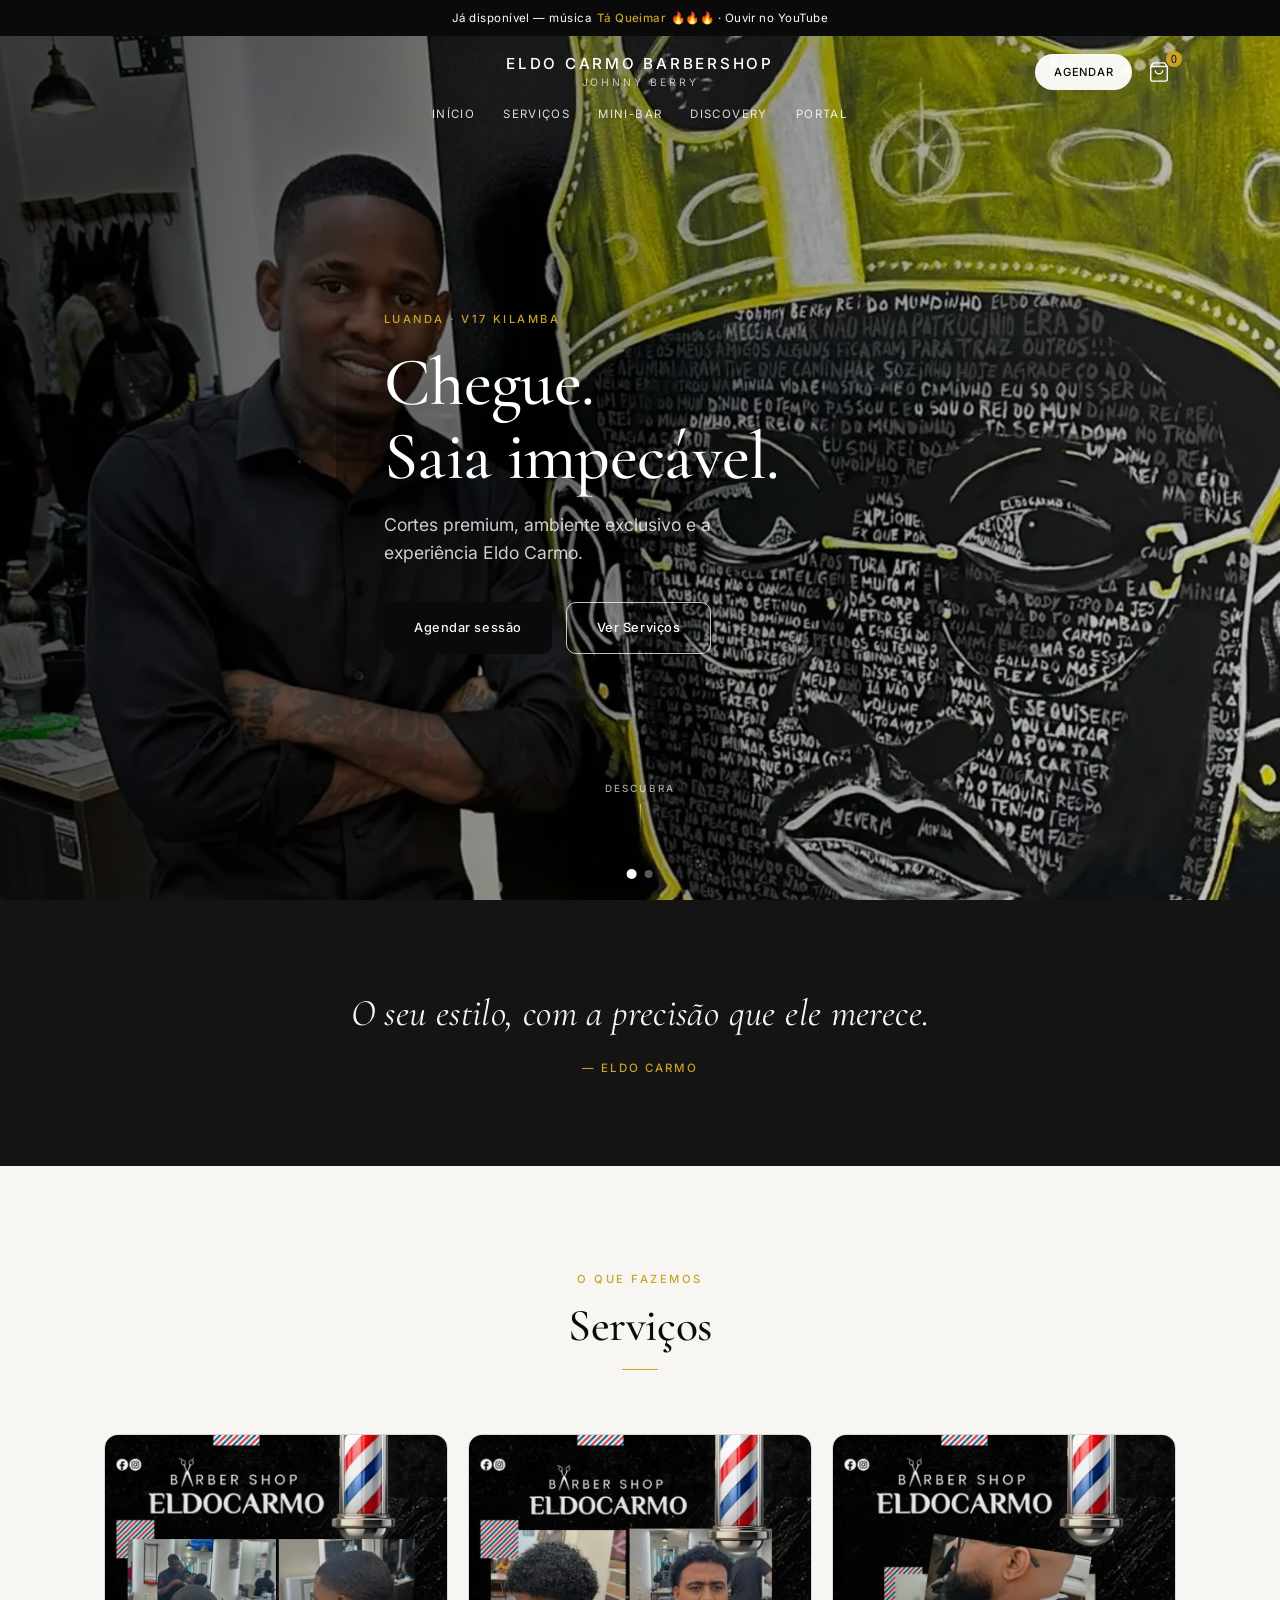
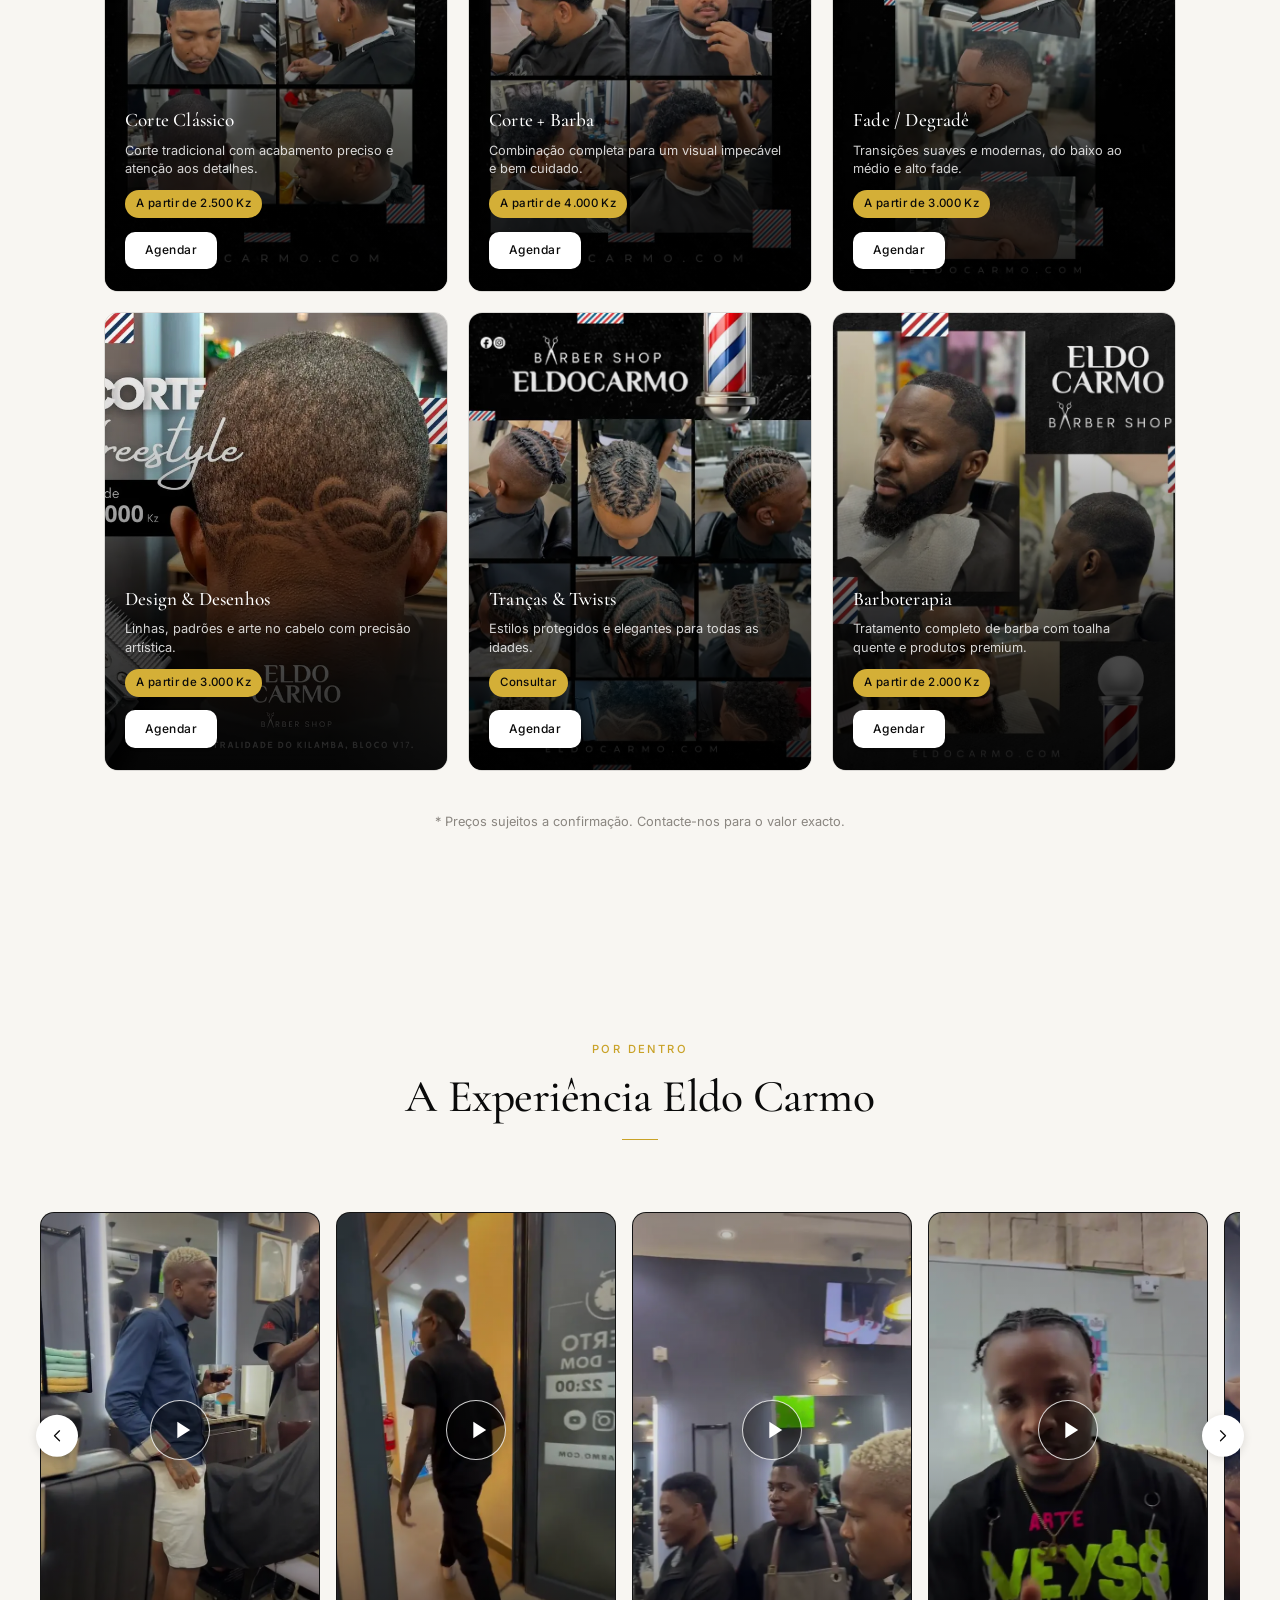
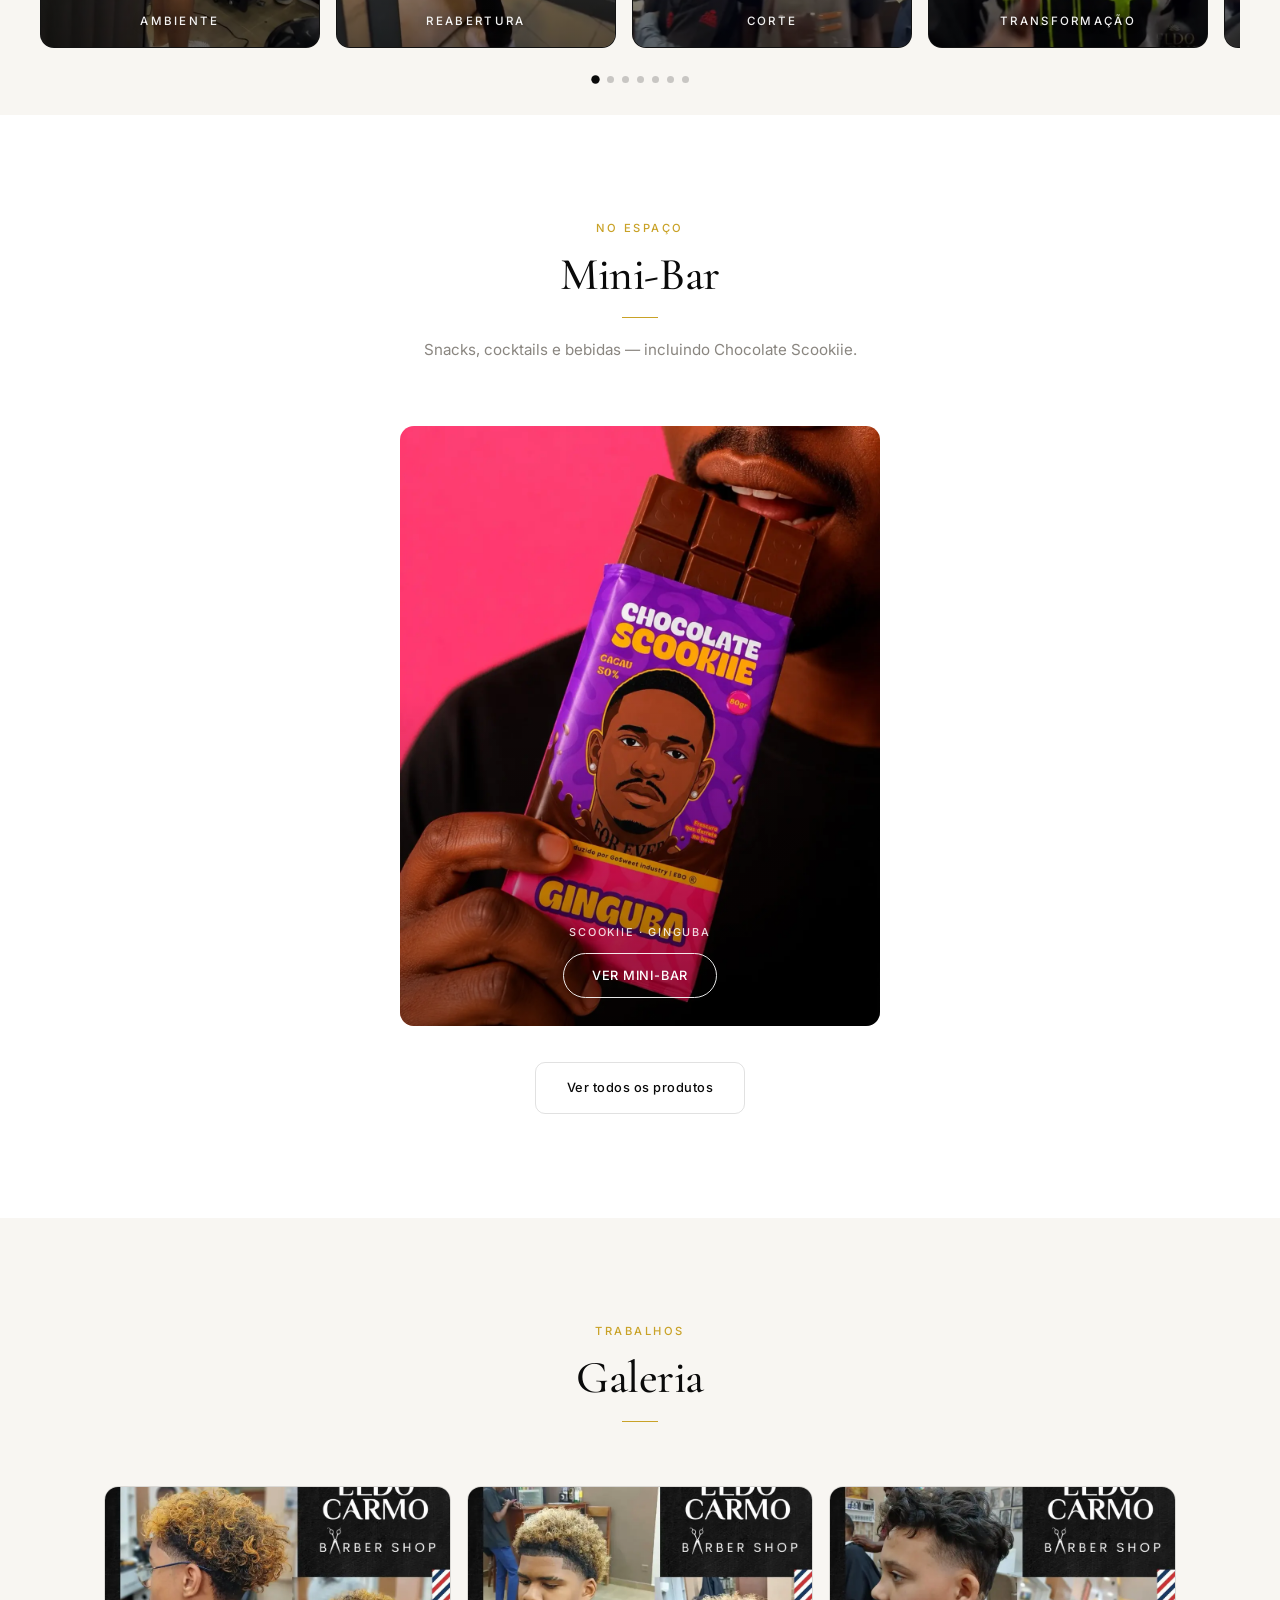
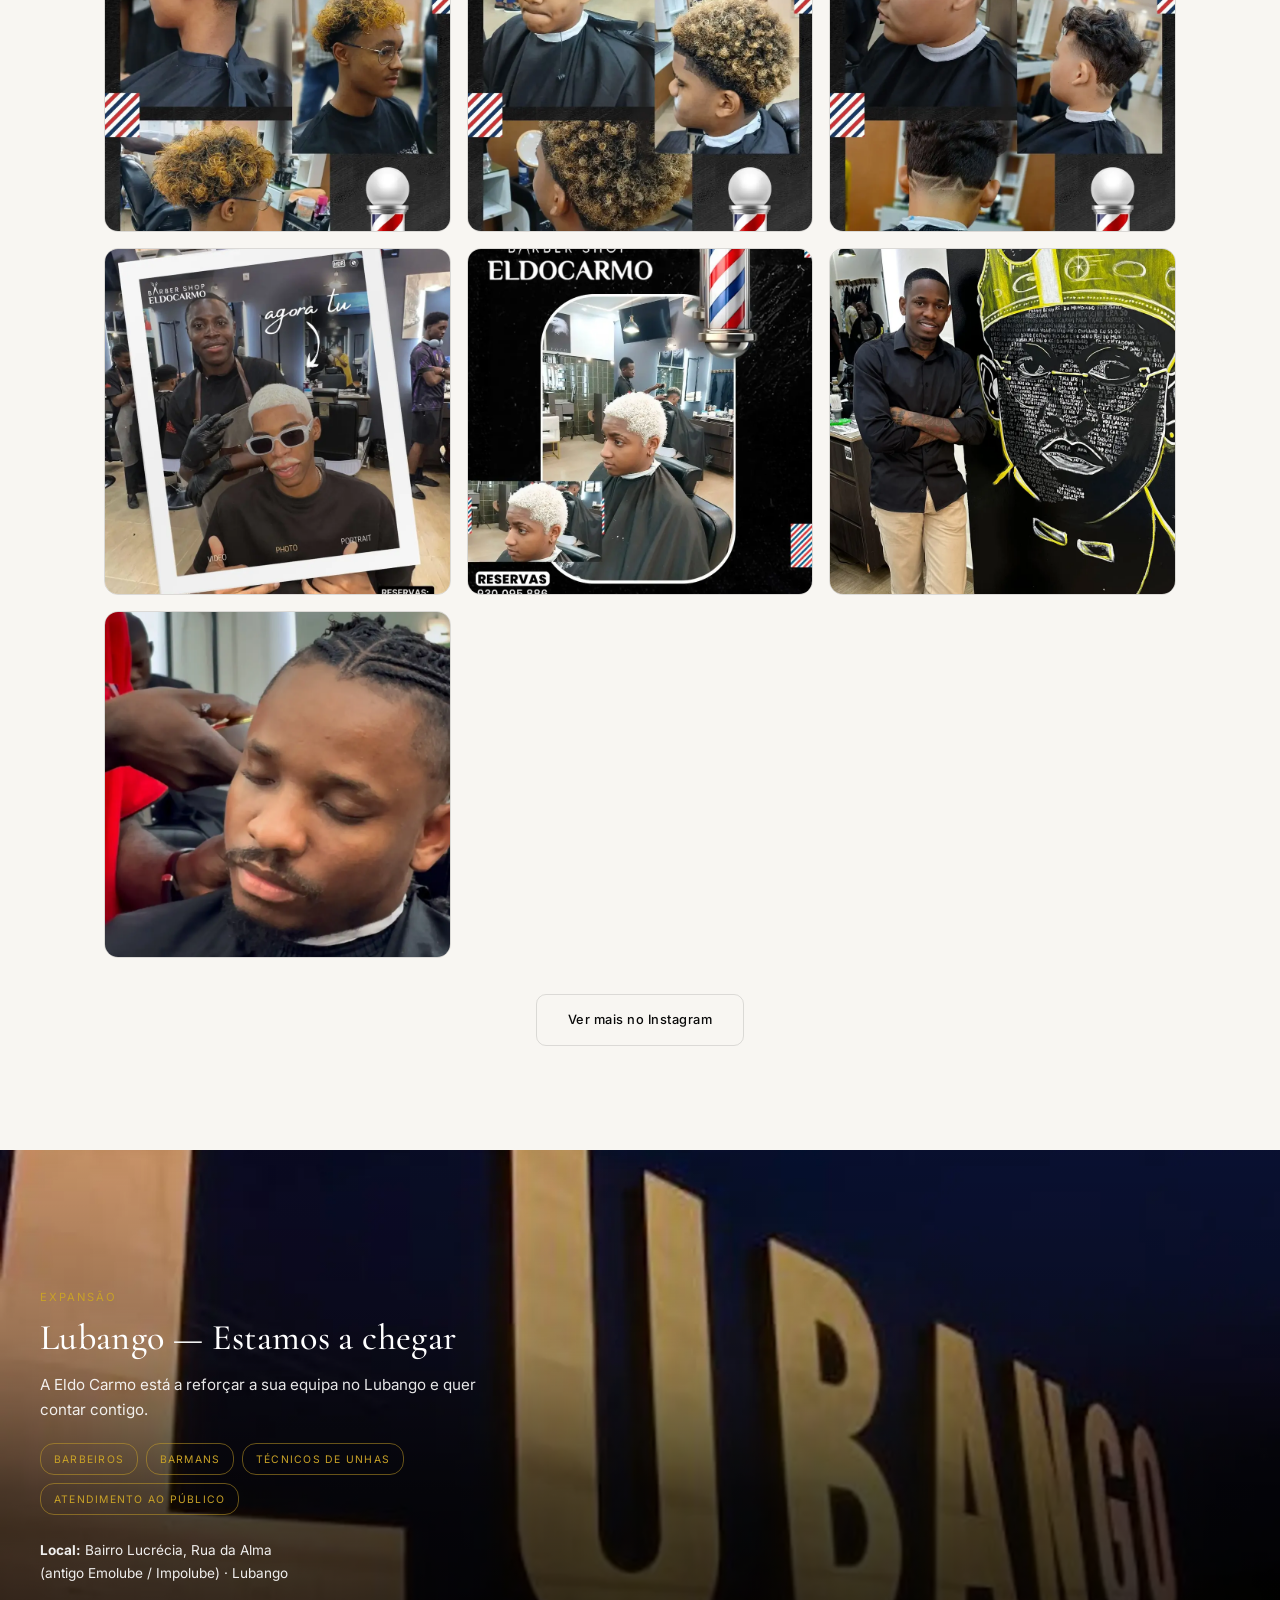
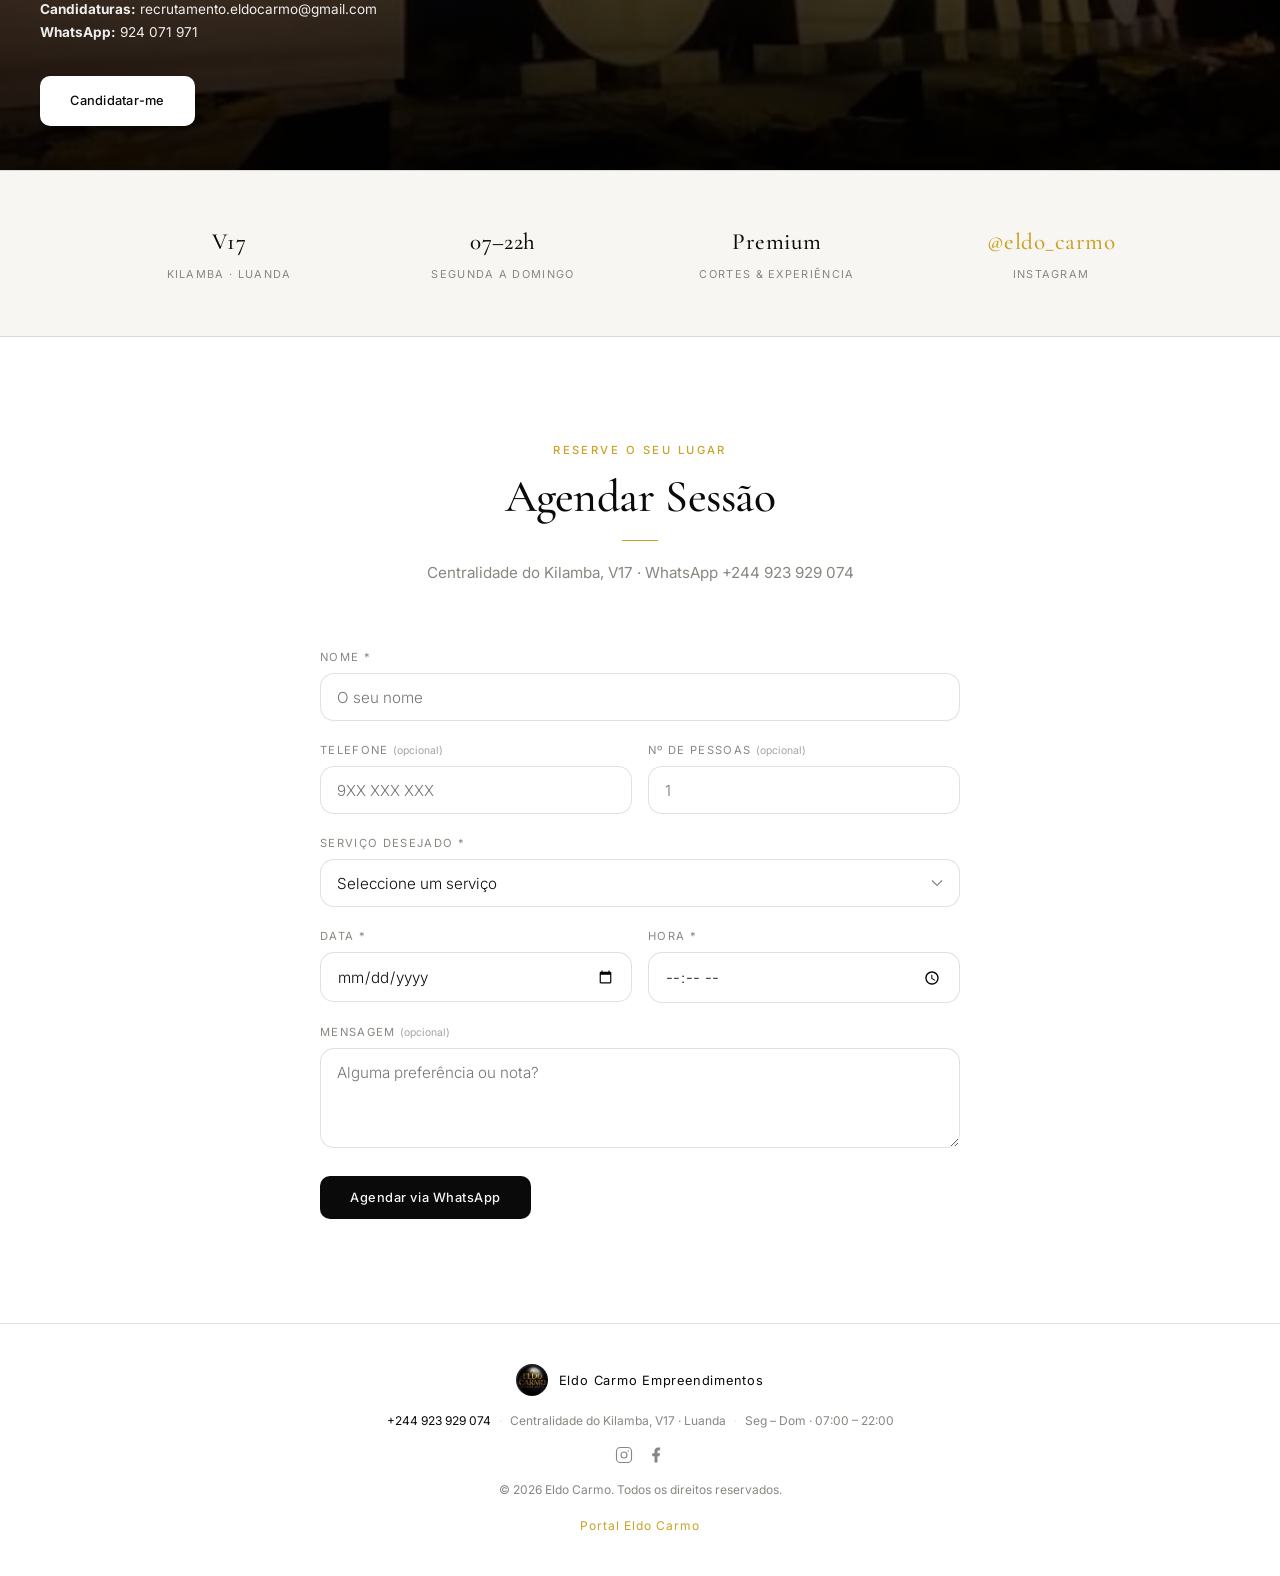
<file: barbershop/index.html>
<!DOCTYPE html>
<html lang="pt">
<head>
  <meta charset="UTF-8">
  <meta name="viewport" content="width=device-width, initial-scale=1.0">
  <meta name="description" content="Eldo Carmo Barber Shop — A melhor experiência de barbearia em Luanda. Cortes premium, mini-bar e Chocolate Scookiie.">
  <title>Eldo Carmo Barber Shop | Luanda</title>
  
  <link rel="preload" href="assets/images/hero.webp" as="image">
  <link rel="preconnect" href="https://fonts.googleapis.com">
  <link rel="preconnect" href="https://fonts.gstatic.com" crossorigin>
  <link href="https://fonts.googleapis.com/css2?family=Cormorant+Garamond:ital,wght@0,400;0,500;0,600;1,400&family=Inter:wght@300;400;500;600&display=swap" rel="stylesheet">
  <link rel="stylesheet" href="css/style.css">
  <link rel="icon" href="assets/images/eldocarmologo.webp" type="image/webp">
</head>
<body>
  <!-- ========== ANNOUNCEMENT BAR ========== -->
  <a class="announce-bar" href="https://youtu.be/6vzUPh26JZA?si=xl3FzxXKTsRD6NoC" target="_blank" rel="noopener">
    Já disponível — música <strong>Tá Queimar</strong> 🔥🔥🔥 · Ouvir no YouTube
  </a>

  <!-- ========== HEADER ========== -->
  <header class="header" id="header">
    <div class="container header__inner">
      <button class="hamburger" id="hamburger" aria-label="Menu" aria-expanded="false" type="button">
        <span class="hamburger__line"></span>
        <span class="hamburger__line"></span>
        <span class="hamburger__line"></span>
      </button>

      <a href="index.html" class="header__logo">
        <span class="header__logo-name">Eldo Carmo Barbershop</span>
        <span class="header__logo-sub">Johnny Berry</span>
      </a>

      <div class="header__actions">
        <a href="#agendar" class="btn btn--header-cta header__cta">Agendar</a>
        <button class="cart-btn" id="cart-btn" aria-label="Carrinho" type="button">
          <svg width="22" height="22" viewBox="0 0 24 24" fill="none" stroke="currentColor" stroke-width="1.5">
            <path d="M6 2L3 6v14a2 2 0 002 2h14a2 2 0 002-2V6l-3-4z"/>
            <line x1="3" y1="6" x2="21" y2="6"/>
            <path d="M16 10a4 4 0 01-8 0"/>
          </svg>
          <span class="cart-btn__count" id="cart-count">0</span>
        </button>
      </div>
    </div>

    <nav class="header__nav" aria-label="Menu principal">
      <a href="index.html" class="header__nav-link">Início</a>
      <a href="#servicos" class="header__nav-link">Serviços</a>
      <a href="minibar.html" class="header__nav-link">Mini-Bar</a>
      <div class="header__nav-item header__nav-item--discover">
        <button type="button" class="header__nav-link header__nav-discover-trigger" aria-expanded="false" aria-haspopup="true">
          Discovery
        </button>
        <div class="header__discover-dropdown" role="menu">
          <p class="header__discover-label">Johnny Berry — Tá Queimar</p>
          <ul class="header__discover-music">
            <li>
              <a href="https://youtu.be/6vzUPh26JZA?si=xl3FzxXKTsRD6NoC" target="_blank" rel="noopener" role="menuitem">
                <img src="assets/icons/youtube.webp" alt="" width="88" height="28">
                <span>YouTube</span>
              </a>
            </li>
            <li>
              <a href="https://open.spotify.com/album/7LO9kumBSe1za71O5oKOjZ?si=1&nd=1&dlsi=8021751f937340e2" target="_blank" rel="noopener" role="menuitem">
                <img src="assets/icons/spotify.webp" alt="" width="88" height="28">
                <span>Spotify</span>
              </a>
            </li>
            <li>
              <a href="https://music.apple.com/us/album/t%C3%A1-queimar-feat-young-k-varox-007-single/6788576000" target="_blank" rel="noopener" role="menuitem">
                <img src="assets/icons/apple-music.webp" alt="" width="28" height="28">
                <span>Apple Music</span>
              </a>
            </li>
            <li>
              <a href="https://www.deezer.com/us/album/1023440431" target="_blank" rel="noopener" role="menuitem">
                <img src="assets/icons/deezer.webp" alt="" width="88" height="28">
                <span>Deezer</span>
              </a>
            </li>
            <li>
              <a href="https://www.youtube.com/results?search_query=Johnny+Berry+T%C3%A1+Queimar" target="_blank" rel="noopener" role="menuitem">
                <img src="assets/icons/youtube-music.webp" alt="" width="100" height="28">
                <span>YouTube Music</span>
              </a>
            </li>
          </ul>
        </div>
      </div>
      <a href="https://eldocarmo.workersdevao.workers.dev" class="header__nav-link" target="_blank" rel="noopener">Portal</a>
    </nav>
  </header>

  <!-- ========== LEFT MENU DRAWER ========== -->
  <div class="menu-drawer" id="menu-drawer" aria-hidden="true">
    <div class="menu-drawer__overlay" id="menu-overlay"></div>
    <aside class="menu-drawer__panel" role="dialog" aria-label="Menu">
      <div class="menu-drawer__head">
        <span class="menu-drawer__brand">Eldo Carmo Barbershop</span>
        <button class="menu-drawer__close" id="menu-close" aria-label="Fechar">
          <svg width="20" height="20" viewBox="0 0 24 24" fill="none" stroke="currentColor" stroke-width="1.5">
            <line x1="18" y1="6" x2="6" y2="18"/>
            <line x1="6" y1="6" x2="18" y2="18"/>
          </svg>
        </button>
      </div>

      <nav class="menu-drawer__nav" aria-label="Menu principal">
        <a href="index.html" class="menu-drawer__link">Início</a>
        <a href="#servicos" class="menu-drawer__link">Serviços</a>
        <a href="minibar.html" class="menu-drawer__link">Mini-Bar</a>
        <a href="https://eldocarmo.workersdevao.workers.dev" class="menu-drawer__link" target="_blank" rel="noopener">Portal</a>
      </nav>

      <div class="menu-drawer__discover">
        <p class="menu-drawer__discover-title">Discovery</p>
        <p class="menu-drawer__discover-sub">Johnny Berry — Tá Queimar</p>
        <ul class="menu-drawer__music">
          <li>
            <a href="https://youtu.be/6vzUPh26JZA?si=xl3FzxXKTsRD6NoC" target="_blank" rel="noopener">
              <img src="assets/icons/youtube.webp" alt="" width="88" height="28">
              <span>YouTube</span>
            </a>
          </li>
          <li>
            <a href="https://open.spotify.com/album/7LO9kumBSe1za71O5oKOjZ?si=1&nd=1&dlsi=8021751f937340e2" target="_blank" rel="noopener">
              <img src="assets/icons/spotify.webp" alt="" width="88" height="28">
              <span>Spotify</span>
            </a>
          </li>
          <li>
            <a href="https://music.apple.com/us/album/t%C3%A1-queimar-feat-young-k-varox-007-single/6788576000" target="_blank" rel="noopener">
              <img src="assets/icons/apple-music.webp" alt="" width="28" height="28">
              <span>Apple Music</span>
            </a>
          </li>
          <li>
            <a href="https://www.deezer.com/us/album/1023440431" target="_blank" rel="noopener">
              <img src="assets/icons/deezer.webp" alt="" width="88" height="28">
              <span>Deezer</span>
            </a>
          </li>
          <li>
            <a href="https://www.youtube.com/results?search_query=Johnny+Berry+T%C3%A1+Queimar" target="_blank" rel="noopener">
              <img src="assets/icons/youtube-music.webp" alt="" width="100" height="28">
              <span>YouTube Music</span>
            </a>
          </li>
        </ul>
      </div>

      <div class="menu-drawer__cta">
        <a href="#agendar" class="btn btn--primary btn--full menu-drawer__agendar">Agendar sessão</a>
      </div>
    </aside>
  </div>

  <!-- ========== HERO ========== -->
  <section class="hero" id="hero">
    <div class="hero__media" aria-hidden="true">
      <img class="hero__still" id="hero-still" src="assets/images/hero.webp" alt="" data-hero-slide="0">
      <video class="hero__video" id="hero-video-1" muted playsinline preload="auto" poster="assets/images/hero.webp" data-hero-slide="1">
        <source src="assets/videos/hero.mp4" type="video/mp4">
      </video>
      <div class="hero__overlay"></div>
    </div>
    <div class="hero__content container">
      <p class="hero__eyebrow">Luanda · V17 Kilamba</p>
      <h1 class="hero__title">Chegue.<br>Saia impecável.</h1>
      <p class="hero__subtitle">Cortes premium, ambiente exclusivo e a experiência Eldo Carmo.</p>
      <div class="hero__ctas">
        <a href="#agendar" class="btn btn--primary">Agendar sessão</a>
        <a href="#servicos" class="btn btn--ghost hero__btn-ghost">Ver Serviços</a>
      </div>
    </div>
    <div class="hero__dots" role="tablist" aria-label="Conteúdo do hero">
      <button type="button" class="hero__dot is-active" data-hero-go="0" aria-label="Foto 1"></button>
      <button type="button" class="hero__dot" data-hero-go="1" aria-label="Vídeo 1"></button>
    </div>
    <a href="#servicos" class="hero__scroll" aria-label="Descer para serviços">
      <span class="hero__scroll-label">Descubra</span>
      <span class="hero__scroll-line" aria-hidden="true"></span>
    </a>
  </section>

  <!-- ========== MANIFESTO ========== -->
  <section class="section section--manifesto" id="manifesto">
    <div class="container">
      <blockquote class="manifesto">
        <p class="manifesto__quote">O seu estilo, com a precisão que ele merece.</p>
        <footer class="manifesto__attr">— Eldo Carmo</footer>
      </blockquote>
    </div>
  </section>

  <!-- ========== SERVICES ========== -->
  <section class="section" id="servicos">
    <div class="container">
      <header class="section__header">
        <p class="section__eyebrow">O que fazemos</p>
        <h2 class="section__title">Serviços</h2>
        <div class="section__line"></div>
      </header>

      <div class="services-grid">
        <article class="service-card" data-service="Corte Clássico">
          <div class="service-card__image">
            <img src="assets/images/service-classico.webp" alt="Corte Clássico" loading="lazy">
          </div>
          <div class="service-card__overlay">
            <h3 class="service-card__title">Corte Clássico</h3>
            <p class="service-card__desc">Corte tradicional com acabamento preciso e atenção aos detalhes.</p>
            <p class="service-card__price">A partir de 2.500 Kz</p>
            <a href="#agendar" class="btn btn--service agendar-btn">Agendar</a>
          </div>
        </article>

        <article class="service-card" data-service="Corte + Barba">
          <div class="service-card__image">
            <img src="assets/images/service-corte-barba.webp" alt="Corte + Barba" loading="lazy">
          </div>
          <div class="service-card__overlay">
            <h3 class="service-card__title">Corte + Barba</h3>
            <p class="service-card__desc">Combinação completa para um visual impecável e bem cuidado.</p>
            <p class="service-card__price">A partir de 4.000 Kz</p>
            <a href="#agendar" class="btn btn--service agendar-btn">Agendar</a>
          </div>
        </article>

        <article class="service-card" data-service="Fade / Degradê">
          <div class="service-card__image">
            <img src="assets/images/service-fade.webp" alt="Fade / Degradê" loading="lazy">
          </div>
          <div class="service-card__overlay">
            <h3 class="service-card__title">Fade / Degradê</h3>
            <p class="service-card__desc">Transições suaves e modernas, do baixo ao médio e alto fade.</p>
            <p class="service-card__price">A partir de 3.000 Kz</p>
            <a href="#agendar" class="btn btn--service agendar-btn">Agendar</a>
          </div>
        </article>

        <article class="service-card" data-service="Design & Desenhos">
          <div class="service-card__image">
            <img src="assets/images/service-design.webp" alt="Design & Desenhos" loading="lazy">
          </div>
          <div class="service-card__overlay">
            <h3 class="service-card__title">Design & Desenhos</h3>
            <p class="service-card__desc">Linhas, padrões e arte no cabelo com precisão artística.</p>
            <p class="service-card__price">A partir de 3.000 Kz</p>
            <a href="#agendar" class="btn btn--service agendar-btn">Agendar</a>
          </div>
        </article>

        <article class="service-card" data-service="Tranças & Twists">
          <div class="service-card__image">
            <img src="assets/images/service-trancas.webp" alt="Tranças & Twists" loading="lazy">
          </div>
          <div class="service-card__overlay">
            <h3 class="service-card__title">Tranças & Twists</h3>
            <p class="service-card__desc">Estilos protegidos e elegantes para todas as idades.</p>
            <p class="service-card__price">Consultar</p>
            <a href="#agendar" class="btn btn--service agendar-btn">Agendar</a>
          </div>
        </article>

        <article class="service-card" data-service="Barboterapia">
          <div class="service-card__image">
            <img src="assets/images/service-barba.webp" alt="Barboterapia" loading="lazy">
          </div>
          <div class="service-card__overlay">
            <h3 class="service-card__title">Barboterapia</h3>
            <p class="service-card__desc">Tratamento completo de barba com toalha quente e produtos premium.</p>
            <p class="service-card__price">A partir de 2.000 Kz</p>
            <a href="#agendar" class="btn btn--service agendar-btn">Agendar</a>
          </div>
        </article>
      </div>

      <p class="section__note">* Preços sujeitos a confirmação. Contacte-nos para o valor exacto.</p>
    </div>
  </section>

  <!-- ========== EXPERIENCE ========== -->
  <section class="section section--experience" id="experiencia">
    <div class="container">
      <header class="section__header">
        <p class="section__eyebrow">Por dentro</p>
        <h2 class="section__title">A Experiência Eldo Carmo</h2>
        <div class="section__line"></div>
      </header>
    </div>

    <div class="experience-wrap">
      <button type="button" class="experience-nav experience-nav--prev" id="experience-prev" aria-label="Anterior">
        <svg width="20" height="20" viewBox="0 0 24 24" fill="none" stroke="currentColor" stroke-width="1.5" stroke-linecap="round" stroke-linejoin="round"><path d="M15 18l-6-6 6-6"/></svg>
      </button>

      <div class="experience-track" id="experience-track">
        <article class="experience-card">
          <video class="experience-card__video" poster="assets/videos/poster-ambiente.webp" playsinline preload="metadata">
            <source src="assets/videos/exp-ambiente.mp4" type="video/mp4">
          </video>
          <div class="experience-card__overlay">
            <button type="button" class="experience-card__play" aria-label="Reproduzir">
              <svg width="28" height="28" viewBox="0 0 24 24" fill="currentColor"><path d="M8 5v14l11-7z"/></svg>
            </button>
            <p class="experience-card__label">Ambiente</p>
          </div>
        </article>

        <article class="experience-card">
          <video class="experience-card__video" poster="assets/videos/poster-reabertura.webp" playsinline preload="metadata">
            <source src="assets/videos/exp-reabertura.mp4" type="video/mp4">
          </video>
          <div class="experience-card__overlay">
            <button type="button" class="experience-card__play" aria-label="Reproduzir">
              <svg width="28" height="28" viewBox="0 0 24 24" fill="currentColor"><path d="M8 5v14l11-7z"/></svg>
            </button>
            <p class="experience-card__label">Reabertura</p>
          </div>
        </article>

        <article class="experience-card">
          <video class="experience-card__video" poster="assets/videos/poster-corte.webp" playsinline preload="metadata">
            <source src="assets/videos/exp-corte.mp4" type="video/mp4">
          </video>
          <div class="experience-card__overlay">
            <button type="button" class="experience-card__play" aria-label="Reproduzir">
              <svg width="28" height="28" viewBox="0 0 24 24" fill="currentColor"><path d="M8 5v14l11-7z"/></svg>
            </button>
            <p class="experience-card__label">Corte</p>
          </div>
        </article>

        <article class="experience-card">
          <video class="experience-card__video" poster="assets/videos/poster-transformacao.webp" playsinline preload="metadata">
            <source src="assets/videos/exp-transformacao.mp4" type="video/mp4">
          </video>
          <div class="experience-card__overlay">
            <button type="button" class="experience-card__play" aria-label="Reproduzir">
              <svg width="28" height="28" viewBox="0 0 24 24" fill="currentColor"><path d="M8 5v14l11-7z"/></svg>
            </button>
            <p class="experience-card__label">Transformação</p>
          </div>
        </article>

        <article class="experience-card">
          <video class="experience-card__video" poster="assets/videos/poster-detalhe.webp" playsinline preload="metadata">
            <source src="assets/videos/exp-detalhe.mp4" type="video/mp4">
          </video>
          <div class="experience-card__overlay">
            <button type="button" class="experience-card__play" aria-label="Reproduzir">
              <svg width="28" height="28" viewBox="0 0 24 24" fill="currentColor"><path d="M8 5v14l11-7z"/></svg>
            </button>
            <p class="experience-card__label">Detalhe</p>
          </div>
        </article>

        <article class="experience-card">
          <video class="experience-card__video" poster="assets/videos/poster-luxo.webp" playsinline preload="metadata">
            <source src="assets/videos/exp-luxo.mp4" type="video/mp4">
          </video>
          <div class="experience-card__overlay">
            <button type="button" class="experience-card__play" aria-label="Reproduzir">
              <svg width="28" height="28" viewBox="0 0 24 24" fill="currentColor"><path d="M8 5v14l11-7z"/></svg>
            </button>
            <p class="experience-card__label">Experiência</p>
          </div>
        </article>

        <article class="experience-card">
          <video class="experience-card__video" poster="assets/videos/poster-barba.webp" playsinline preload="metadata">
            <source src="assets/videos/exp-barba.mp4" type="video/mp4">
          </video>
          <div class="experience-card__overlay">
            <button type="button" class="experience-card__play" aria-label="Reproduzir">
              <svg width="28" height="28" viewBox="0 0 24 24" fill="currentColor"><path d="M8 5v14l11-7z"/></svg>
            </button>
            <p class="experience-card__label">Barba</p>
          </div>
        </article>
      </div>

      <button type="button" class="experience-nav experience-nav--next" id="experience-next" aria-label="Seguinte">
        <svg width="20" height="20" viewBox="0 0 24 24" fill="none" stroke="currentColor" stroke-width="1.5" stroke-linecap="round" stroke-linejoin="round"><path d="M9 18l6-6-6-6"/></svg>
      </button>
    </div>
    <div class="experience-dots" id="experience-dots" role="tablist" aria-label="Vídeos da experiência"></div>
  </section>

  <!-- ========== PRODUCTS / MINI-BAR ========== -->
  <section class="section section--alt" id="produtos">
    <div class="container">
      <header class="section__header">
        <p class="section__eyebrow">No espaço</p>
        <h2 class="section__title">Mini-Bar</h2>
        <div class="section__line"></div>
        <p class="section__intro">Snacks, cocktails e bebidas — incluindo Chocolate Scookiie.</p>
      </header>

      <a href="minibar.html" class="minibar-card">
        <img class="minibar-card__img" src="assets/images/minibar-card.webp" alt="Chocolate Scookiie Ginguba — Eldo Carmo Mini-Bar" loading="lazy">
        <div class="minibar-card__overlay">
          <span class="minibar-card__eyebrow">Scookiie · Ginguba</span>
          <span class="minibar-card__btn">Ver Mini-Bar</span>
        </div>
      </a>
      <div class="section__cta-wrap">
        <a href="minibar.html" class="btn btn--ghost">Ver todos os produtos</a>
      </div>
    </div>
  </section>

  <!-- ========== GALLERY TEASER ========== -->
  <section class="section" id="galeria">
    <div class="container">
      <header class="section__header">
        <p class="section__eyebrow">Trabalhos</p>
        <h2 class="section__title">Galeria</h2>
        <div class="section__line"></div>
      </header>

      <div class="gallery-grid">
        <div class="gallery-item">
          <img src="assets/images/gallery-01.webp" alt="Corte cacheado loiro — Eldo Carmo Barber Shop" loading="lazy">
        </div>
        <div class="gallery-item">
          <img src="assets/images/gallery-02.webp" alt="Fade com cabelo cacheado loiro" loading="lazy">
        </div>
        <div class="gallery-item">
          <img src="assets/images/gallery-03.webp" alt="Corte infantil com design" loading="lazy">
        </div>
        <div class="gallery-item">
          <img src="assets/images/gallery-04.webp" alt="Cliente e barbeiro — agora tu" loading="lazy">
        </div>
        <div class="gallery-item">
          <img src="assets/images/gallery-05.webp" alt="Corte platinado Eldo Carmo" loading="lazy">
        </div>
        <div class="gallery-item">
          <img src="assets/images/gallery-06.webp" alt="Johnny Berry no espaço Eldo Carmo" loading="lazy">
        </div>
        <div class="gallery-item">
          <img src="assets/images/gallery-07.webp" alt="Tranças e acabamento de barba" loading="lazy">
        </div>
      </div>

      <div class="section__cta-wrap">
        <a href="https://www.instagram.com/eldo_carmo/" class="btn btn--ghost" target="_blank" rel="noopener">
          Ver mais no Instagram
        </a>
      </div>
    </div>
  </section>

  <!-- ========== LUBANGO ========== -->
  <section class="section section--lubango" id="lubango">
    <div class="lubango-hero">
      <img class="lubango-hero__img" src="assets/images/lubango.webp" alt="Letras LUBANGO iluminadas — marco da cidade" loading="lazy">
      <div class="lubango-hero__gradient"></div>
      <div class="lubango-hero__content">
        <p class="lubango-hero__eyebrow">Expansão</p>
        <h2 class="lubango-hero__title">Lubango — Estamos a chegar</h2>
        <p class="lubango-hero__text">A Eldo Carmo está a reforçar a sua equipa no Lubango e quer contar contigo.</p>

        <div class="lubango-roles">
          <span>Barbeiros</span>
          <span>Barmans</span>
          <span>Técnicos de Unhas</span>
          <span>Atendimento ao Público</span>
        </div>

        <p class="lubango-location">
          <strong>Local:</strong> Bairro Lucrécia, Rua da Alma<br>
          (antigo Emolube / Impolube) · Lubango
        </p>

        <p class="lubango-contact">
          <strong>Candidaturas:</strong> recrutamento.eldocarmo@gmail.com<br>
          <strong>WhatsApp:</strong> 924 071 971
        </p>

        <a href="https://wa.me/244924071971?text=Olá! Tenho interesse em candidatar-me para a equipa Eldo Carmo no Lubango." class="btn btn--primary" target="_blank" rel="noopener">
          Candidatar-me
        </a>
      </div>
    </div>
  </section>

  <!-- ========== TRUST ========== -->
  <section class="section section--trust" aria-label="Confiança">
    <div class="container">
      <div class="trust-strip">
        <div class="trust-item">
          <span class="trust-item__value">V17</span>
          <span class="trust-item__label">Kilamba · Luanda</span>
        </div>
        <div class="trust-item">
          <span class="trust-item__value">07–22h</span>
          <span class="trust-item__label">Segunda a Domingo</span>
        </div>
        <div class="trust-item">
          <span class="trust-item__value">Premium</span>
          <span class="trust-item__label">Cortes &amp; experiência</span>
        </div>
        <a class="trust-item trust-item--link" href="https://www.instagram.com/eldo_carmo/" target="_blank" rel="noopener">
          <span class="trust-item__value">@eldo_carmo</span>
          <span class="trust-item__label">Instagram</span>
        </a>
      </div>
    </div>
  </section>

  <!-- ========== AGENDAR ========== -->
  <section class="section section--alt" id="agendar">
    <div class="container">
      <header class="section__header">
        <p class="section__eyebrow">Reserve o seu lugar</p>
        <h2 class="section__title">Agendar Sessão</h2>
        <div class="section__line"></div>
        <p class="section__intro">Centralidade do Kilamba, V17 · WhatsApp +244 923 929 074</p>
      </header>

      <div class="contact-grid">
        <form class="contact-form" id="booking-form">
          <div class="form-group">
            <label for="bk-name">Nome *</label>
            <input type="text" id="bk-name" name="name" required placeholder="O seu nome">
          </div>
          <div class="form-row">
            <div class="form-group">
              <label for="bk-phone">Telefone <span class="optional">(opcional)</span></label>
              <input type="tel" id="bk-phone" name="phone" placeholder="9XX XXX XXX">
            </div>
            <div class="form-group">
              <label for="bk-people">Nº de pessoas <span class="optional">(opcional)</span></label>
              <input type="number" id="bk-people" name="people" min="1" max="20" placeholder="1">
            </div>
          </div>
          <div class="form-group">
            <label for="bk-service">Serviço desejado *</label>
            <select id="bk-service" name="service" required>
              <option value="" disabled selected>Seleccione um serviço</option>
              <option value="Corte Clássico">Corte Clássico</option>
              <option value="Corte + Barba">Corte + Barba</option>
              <option value="Fade / Degradê">Fade / Degradê</option>
              <option value="Design & Desenhos">Design & Desenhos</option>
              <option value="Tranças & Twists">Tranças & Twists</option>
              <option value="Barboterapia">Barboterapia</option>
              <option value="Outro">Outro</option>
            </select>
          </div>
          <div class="form-row">
            <div class="form-group">
              <label for="bk-date">Data *</label>
              <input type="date" id="bk-date" name="date" required>
            </div>
            <div class="form-group">
              <label for="bk-time">Hora *</label>
              <input type="time" id="bk-time" name="time" required>
            </div>
          </div>
          <div class="form-group">
            <label for="bk-message">Mensagem <span class="optional">(opcional)</span></label>
            <textarea id="bk-message" name="message" rows="3" placeholder="Alguma preferência ou nota?"></textarea>
          </div>
          <button type="submit" class="btn btn--primary">Agendar via WhatsApp</button>
        </form>
      </div>
    </div>
  </section>

  <!-- ========== FOOTER ========== -->
  <footer class="footer">
    <div class="container footer__inner">
      <div class="footer__brand">
        <img src="assets/images/eldocarmologo.webp" alt="Eldo Carmo" width="40" height="40">
        <span>Eldo Carmo Empreendimentos</span>
      </div>
      <div class="footer__contact">
        <a href="https://wa.me/244923929074" target="_blank" rel="noopener">+244 923 929 074</a>
        <span class="footer__sep">·</span>
        <span>Centralidade do Kilamba, V17 · Luanda</span>
        <span class="footer__sep">·</span>
        <span>Seg – Dom · 07:00 – 22:00</span>
      </div>
      <div class="footer__social">
        <a href="https://www.instagram.com/eldo_carmo/" target="_blank" rel="noopener" aria-label="Instagram">
          <svg width="18" height="18" viewBox="0 0 24 24" fill="none" stroke="currentColor" stroke-width="1.5" stroke-linecap="round" stroke-linejoin="round" aria-hidden="true">
            <rect x="2" y="2" width="20" height="20" rx="5"/>
            <circle cx="12" cy="12" r="4"/>
            <circle cx="17.5" cy="6.5" r="1" fill="currentColor" stroke="none"/>
          </svg>
        </a>
        <a href="https://www.facebook.com/EldoCarmoBeleza" target="_blank" rel="noopener" aria-label="Facebook">
          <svg width="18" height="18" viewBox="0 0 24 24" fill="currentColor" aria-hidden="true">
            <path d="M14 13.5h2.5l1-4H14v-2c0-1.03 0-2 2-2h1.5V2.14c-.326-.043-1.557-.14-2.857-.14C11.928 2 10 3.657 10 6.7v2.8H7v4h3V22h4v-8.5z"/>
          </svg>
        </a>
      </div>
      <p class="footer__copy">© 2026 Eldo Carmo. Todos os direitos reservados.</p>
      <a href="https://eldocarmo.workersdevao.workers.dev" class="footer__link">Portal Eldo Carmo</a>
    </div>
  </footer>

  <!-- ========== CART DRAWER ========== -->
  <div class="cart-drawer" id="cart-drawer" aria-hidden="true">
    <div class="cart-drawer__overlay" id="cart-overlay"></div>
    <div class="cart-drawer__panel">
      <header class="cart-drawer__header">
        <h2>Carrinho</h2>
        <button class="cart-drawer__close" id="cart-close" aria-label="Fechar">
          <svg width="20" height="20" viewBox="0 0 24 24" fill="none" stroke="currentColor" stroke-width="1.5">
            <line x1="18" y1="6" x2="6" y2="18"/>
            <line x1="6" y1="6" x2="18" y2="18"/>
          </svg>
        </button>
      </header>
      <div class="cart-drawer__body" id="cart-items">
        <div class="cart-empty">
          <p class="cart-empty__title">O carrinho está vazio</p>
          <p class="cart-empty__text">Explore o Mini-Bar e adicione snacks ou bebidas.</p>
          <a href="minibar.html" class="btn btn--ghost btn--small">Ver Mini-Bar</a>
        </div>
      </div>
      <footer class="cart-drawer__footer">
        <div class="cart-total">
          <span>Total</span>
          <strong id="cart-total">0 Kz</strong>
        </div>
        <a class="btn btn--primary btn--full is-disabled" id="checkout-btn" href="checkout.html" aria-disabled="true">
          Finalizar pedido
        </a>
        <button type="button" class="btn btn--ghost btn--full cart-clear" id="cart-clear" disabled>
          Limpar carrinho
        </button>

      </footer>
    </div>
  </div>

  <script src="js/main.js"></script>
</body>
</html>
</file>
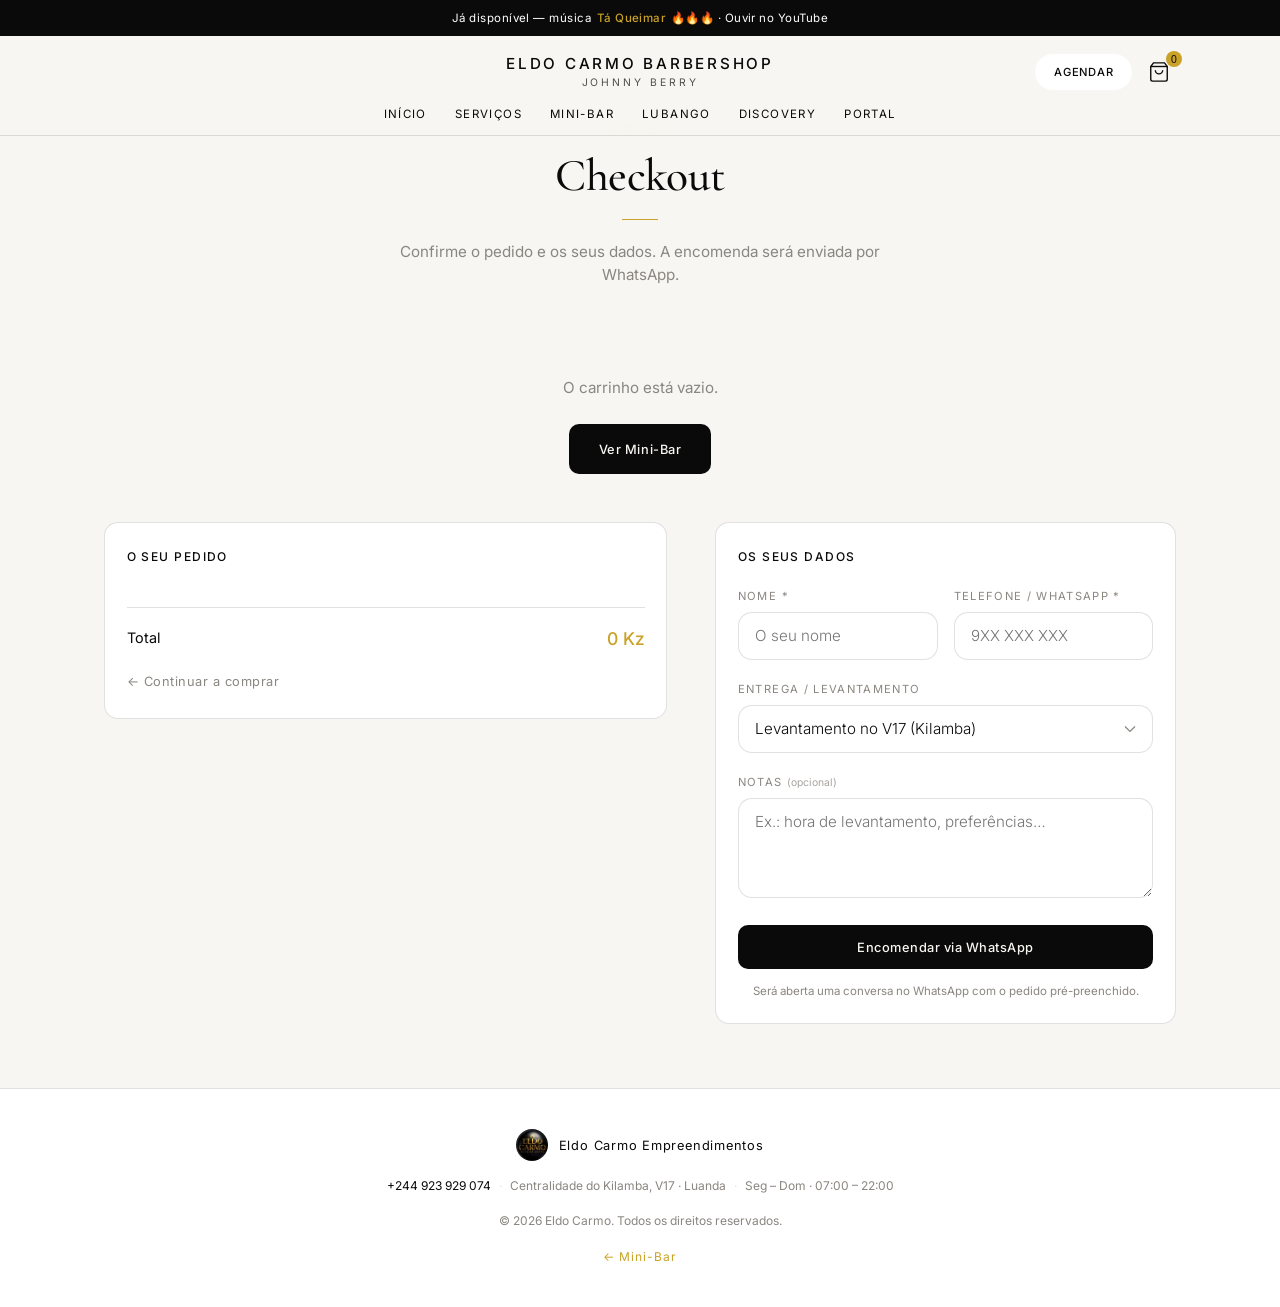
<file: barbershop/checkout.html>
<!DOCTYPE html>
<html lang="pt">
<head>
  <meta charset="UTF-8">
  <meta name="viewport" content="width=device-width, initial-scale=1.0">
  <meta name="description" content="Checkout — Eldo Carmo Mini-Bar. Confirme o seu pedido e envie via WhatsApp.">
  <title>Checkout | Eldo Carmo Mini-Bar</title>
  <link rel="preconnect" href="https://fonts.googleapis.com">
  <link rel="preconnect" href="https://fonts.gstatic.com" crossorigin>
  <link href="https://fonts.googleapis.com/css2?family=Cormorant+Garamond:ital,wght@0,400;0,500;0,600;1,400&family=Inter:wght@300;400;500;600&display=swap" rel="stylesheet">
  <link rel="stylesheet" href="css/style.css">
  <link rel="icon" href="assets/images/eldocarmologo.webp" type="image/webp">
</head>
<body>
  <a class="announce-bar" href="https://youtu.be/6vzUPh26JZA?si=xl3FzxXKTsRD6NoC" target="_blank" rel="noopener">
    Já disponível — música <strong>Tá Queimar</strong> 🔥🔥🔥 · Ouvir no YouTube
  </a>

  <header class="header header--solid" id="header">
    <div class="container header__inner">
      <button class="hamburger" id="hamburger" aria-label="Menu" aria-expanded="false" type="button">
        <span class="hamburger__line"></span>
        <span class="hamburger__line"></span>
        <span class="hamburger__line"></span>
      </button>

      <a href="index.html" class="header__logo">
        <span class="header__logo-name">Eldo Carmo Barbershop</span>
        <span class="header__logo-sub">Johnny Berry</span>
      </a>

      <div class="header__actions">
        <a href="index.html#agendar" class="btn btn--header-cta header__cta">Agendar</a>
        <button class="cart-btn" id="cart-btn" aria-label="Carrinho" type="button">
          <svg width="22" height="22" viewBox="0 0 24 24" fill="none" stroke="currentColor" stroke-width="1.5">
            <path d="M6 2L3 6v14a2 2 0 002 2h14a2 2 0 002-2V6l-3-4z"/>
            <line x1="3" y1="6" x2="21" y2="6"/>
            <path d="M16 10a4 4 0 01-8 0"/>
          </svg>
          <span class="cart-btn__count" id="cart-count">0</span>
        </button>
      </div>
    </div>

    <nav class="header__nav" aria-label="Menu principal">
      <a href="index.html" class="header__nav-link">Início</a>
      <a href="index.html#servicos" class="header__nav-link">Serviços</a>
      <a href="minibar.html" class="header__nav-link">Mini-Bar</a>
      <a href="index.html#lubango" class="header__nav-link">Lubango</a>
      <div class="header__nav-item header__nav-item--discover">
        <button type="button" class="header__nav-link header__nav-discover-trigger" aria-expanded="false" aria-haspopup="true">
          Discovery
        </button>
        <div class="header__discover-dropdown" role="menu">
          <p class="header__discover-label">Johnny Berry — Tá Queimar</p>
          <ul class="header__discover-music">
            <li>
              <a href="https://youtu.be/6vzUPh26JZA?si=xl3FzxXKTsRD6NoC" target="_blank" rel="noopener" role="menuitem">
                <img src="assets/icons/youtube.webp" alt="" width="88" height="28">
                <span>YouTube</span>
              </a>
            </li>
            <li>
              <a href="https://open.spotify.com/album/7LO9kumBSe1za71O5oKOjZ?si=1&nd=1&dlsi=8021751f937340e2" target="_blank" rel="noopener" role="menuitem">
                <img src="assets/icons/spotify.webp" alt="" width="88" height="28">
                <span>Spotify</span>
              </a>
            </li>
            <li>
              <a href="https://music.apple.com/us/album/t%C3%A1-queimar-feat-young-k-varox-007-single/6788576000" target="_blank" rel="noopener" role="menuitem">
                <img src="assets/icons/apple-music.webp" alt="" width="28" height="28">
                <span>Apple Music</span>
              </a>
            </li>
            <li>
              <a href="https://www.deezer.com/us/album/1023440431" target="_blank" rel="noopener" role="menuitem">
                <img src="assets/icons/deezer.webp" alt="" width="88" height="28">
                <span>Deezer</span>
              </a>
            </li>
            <li>
              <a href="https://www.youtube.com/results?search_query=Johnny+Berry+T%C3%A1+Queimar" target="_blank" rel="noopener" role="menuitem">
                <img src="assets/icons/youtube-music.webp" alt="" width="100" height="28">
                <span>YouTube Music</span>
              </a>
            </li>
          </ul>
        </div>
      </div>
      <a href="https://eldocarmo.workersdevao.workers.dev" class="header__nav-link" target="_blank" rel="noopener">Portal</a>
    </nav>
  </header>

  <div class="menu-drawer" id="menu-drawer" aria-hidden="true">
    <div class="menu-drawer__overlay" id="menu-overlay"></div>
    <aside class="menu-drawer__panel" role="dialog" aria-label="Menu">
      <div class="menu-drawer__head">
        <span class="menu-drawer__brand">Eldo Carmo Barbershop</span>
        <button class="menu-drawer__close" id="menu-close" aria-label="Fechar">
          <svg width="20" height="20" viewBox="0 0 24 24" fill="none" stroke="currentColor" stroke-width="1.5">
            <line x1="18" y1="6" x2="6" y2="18"/>
            <line x1="6" y1="6" x2="18" y2="18"/>
          </svg>
        </button>
      </div>

      <nav class="menu-drawer__nav" aria-label="Menu principal">
        <a href="index.html" class="menu-drawer__link">Início</a>
        <a href="index.html#servicos" class="menu-drawer__link">Serviços</a>
        <a href="minibar.html" class="menu-drawer__link">Mini-Bar</a>
        <a href="index.html#lubango" class="menu-drawer__link">Lubango</a>
        <a href="https://eldocarmo.workersdevao.workers.dev" class="menu-drawer__link" target="_blank" rel="noopener">Portal</a>
      </nav>

      <div class="menu-drawer__discover">
        <p class="menu-drawer__discover-title">Discovery</p>
        <p class="menu-drawer__discover-sub">Johnny Berry — Tá Queimar</p>
        <ul class="menu-drawer__music">
          <li>
            <a href="https://youtu.be/6vzUPh26JZA?si=xl3FzxXKTsRD6NoC" target="_blank" rel="noopener">
              <img src="assets/icons/youtube.webp" alt="" width="88" height="28">
              <span>YouTube</span>
            </a>
          </li>
          <li>
            <a href="https://open.spotify.com/album/7LO9kumBSe1za71O5oKOjZ?si=1&nd=1&dlsi=8021751f937340e2" target="_blank" rel="noopener">
              <img src="assets/icons/spotify.webp" alt="" width="88" height="28">
              <span>Spotify</span>
            </a>
          </li>
          <li>
            <a href="https://music.apple.com/us/album/t%C3%A1-queimar-feat-young-k-varox-007-single/6788576000" target="_blank" rel="noopener">
              <img src="assets/icons/apple-music.webp" alt="" width="28" height="28">
              <span>Apple Music</span>
            </a>
          </li>
          <li>
            <a href="https://www.deezer.com/us/album/1023440431" target="_blank" rel="noopener">
              <img src="assets/icons/deezer.webp" alt="" width="88" height="28">
              <span>Deezer</span>
            </a>
          </li>
          <li>
            <a href="https://www.youtube.com/results?search_query=Johnny+Berry+T%C3%A1+Queimar" target="_blank" rel="noopener">
              <img src="assets/icons/youtube-music.webp" alt="" width="100" height="28">
              <span>YouTube Music</span>
            </a>
          </li>
        </ul>
      </div>

      <div class="menu-drawer__cta">
        <a href="index.html#agendar" class="btn btn--primary btn--full menu-drawer__agendar">Agendar sessão</a>
      </div>
    </aside>
  </div>

  <main>
    <section class="section checkout-page">
      <div class="container">
        <header class="section__header checkout-page__header">
          <p class="section__eyebrow">Mini-Bar</p>
          <h1 class="section__title">Checkout</h1>
          <div class="section__line"></div>
          <p class="section__intro">Confirme o pedido e os seus dados. A encomenda será enviada por WhatsApp.</p>
        </header>

        <!-- Empty state -->
        <div class="checkout-empty" id="checkout-empty" hidden>
          <p>O carrinho está vazio.</p>
          <a href="minibar.html" class="btn btn--primary">Ver Mini-Bar</a>
        </div>

        <div class="checkout-layout" id="checkout-layout">
          <!-- Order summary -->
          <div class="checkout-summary">
            <h2 class="checkout-summary__title">O seu pedido</h2>
            <div class="checkout-items" id="checkout-items">
              <!-- filled by JS -->
            </div>
            <div class="checkout-summary__total">
              <span>Total</span>
              <strong id="checkout-total">0 Kz</strong>
            </div>
            <a href="minibar.html" class="checkout-summary__back">← Continuar a comprar</a>
          </div>

          <!-- Customer form -->
          <form class="checkout-form contact-form" id="checkout-form" novalidate>
            <h2 class="checkout-form__title">Os seus dados</h2>

            <div class="form-row">
              <div class="form-group">
                <label for="co-name">Nome *</label>
                <input type="text" id="co-name" name="name" required autocomplete="name" placeholder="O seu nome">
              </div>
              <div class="form-group">
                <label for="co-phone">Telefone / WhatsApp *</label>
                <input type="tel" id="co-phone" name="phone" required autocomplete="tel" placeholder="9XX XXX XXX" inputmode="tel">
              </div>
            </div>

            <div class="form-group">
              <label for="co-pickup">Entrega / levantamento</label>
              <select id="co-pickup" name="pickup">
                <option value="levantamento">Levantamento no V17 (Kilamba)</option>
                <option value="entrega">Entrega (combinar no WhatsApp)</option>
              </select>
            </div>

            <div class="form-group">
              <label for="co-notes">Notas <span class="optional">(opcional)</span></label>
              <textarea id="co-notes" name="notes" rows="3" placeholder="Ex.: hora de levantamento, preferências…"></textarea>
            </div>

            <button type="submit" class="btn btn--primary btn--full" id="checkout-submit">
              Encomendar via WhatsApp
            </button>
            <p class="checkout-form__hint">Será aberta uma conversa no WhatsApp com o pedido pré-preenchido.</p>
          </form>
        </div>
      </div>
    </section>
  </main>

  <footer class="footer">
    <div class="container footer__inner">
      <div class="footer__brand">
        <img src="assets/images/eldocarmologo.webp" alt="Eldo Carmo" width="40" height="40">
        <span>Eldo Carmo Empreendimentos</span>
      </div>
      <div class="footer__contact">
        <a href="https://wa.me/244923929074" target="_blank" rel="noopener">+244 923 929 074</a>
        <span class="footer__sep">·</span>
        <span>Centralidade do Kilamba, V17 · Luanda</span>
        <span class="footer__sep">·</span>
        <span>Seg – Dom · 07:00 – 22:00</span>
      </div>
      <p class="footer__copy">© 2026 Eldo Carmo. Todos os direitos reservados.</p>
      <a href="minibar.html" class="footer__link">← Mini-Bar</a>
    </div>
  </footer>

  <div class="cart-drawer" id="cart-drawer" aria-hidden="true">
    <div class="cart-drawer__overlay" id="cart-overlay"></div>
    <div class="cart-drawer__panel">
      <header class="cart-drawer__header">
        <h2>Carrinho</h2>
        <button class="cart-drawer__close" id="cart-close" aria-label="Fechar">
          <svg width="20" height="20" viewBox="0 0 24 24" fill="none" stroke="currentColor" stroke-width="1.5">
            <line x1="18" y1="6" x2="6" y2="18"/>
            <line x1="6" y1="6" x2="18" y2="18"/>
          </svg>
        </button>
      </header>
      <div class="cart-drawer__body" id="cart-items">
        <div class="cart-empty">
          <p class="cart-empty__title">O carrinho está vazio</p>
          <p class="cart-empty__text">Explore o Mini-Bar e adicione snacks ou bebidas.</p>
          <a href="minibar.html" class="btn btn--ghost btn--small">Ver Mini-Bar</a>
        </div>
      </div>
      <footer class="cart-drawer__footer">
        <div class="cart-total">
          <span>Total</span>
          <strong id="cart-total">0 Kz</strong>
        </div>
        <a class="btn btn--primary btn--full" id="checkout-btn" href="checkout.html" aria-disabled="true">
          Finalizar pedido
        </a>
        <button type="button" class="btn btn--ghost btn--full cart-clear" id="cart-clear" disabled>
          Limpar carrinho
        </button>
      </footer>
    </div>
  </div>

  <script src="js/main.js"></script>
</body>
</html>
</file>
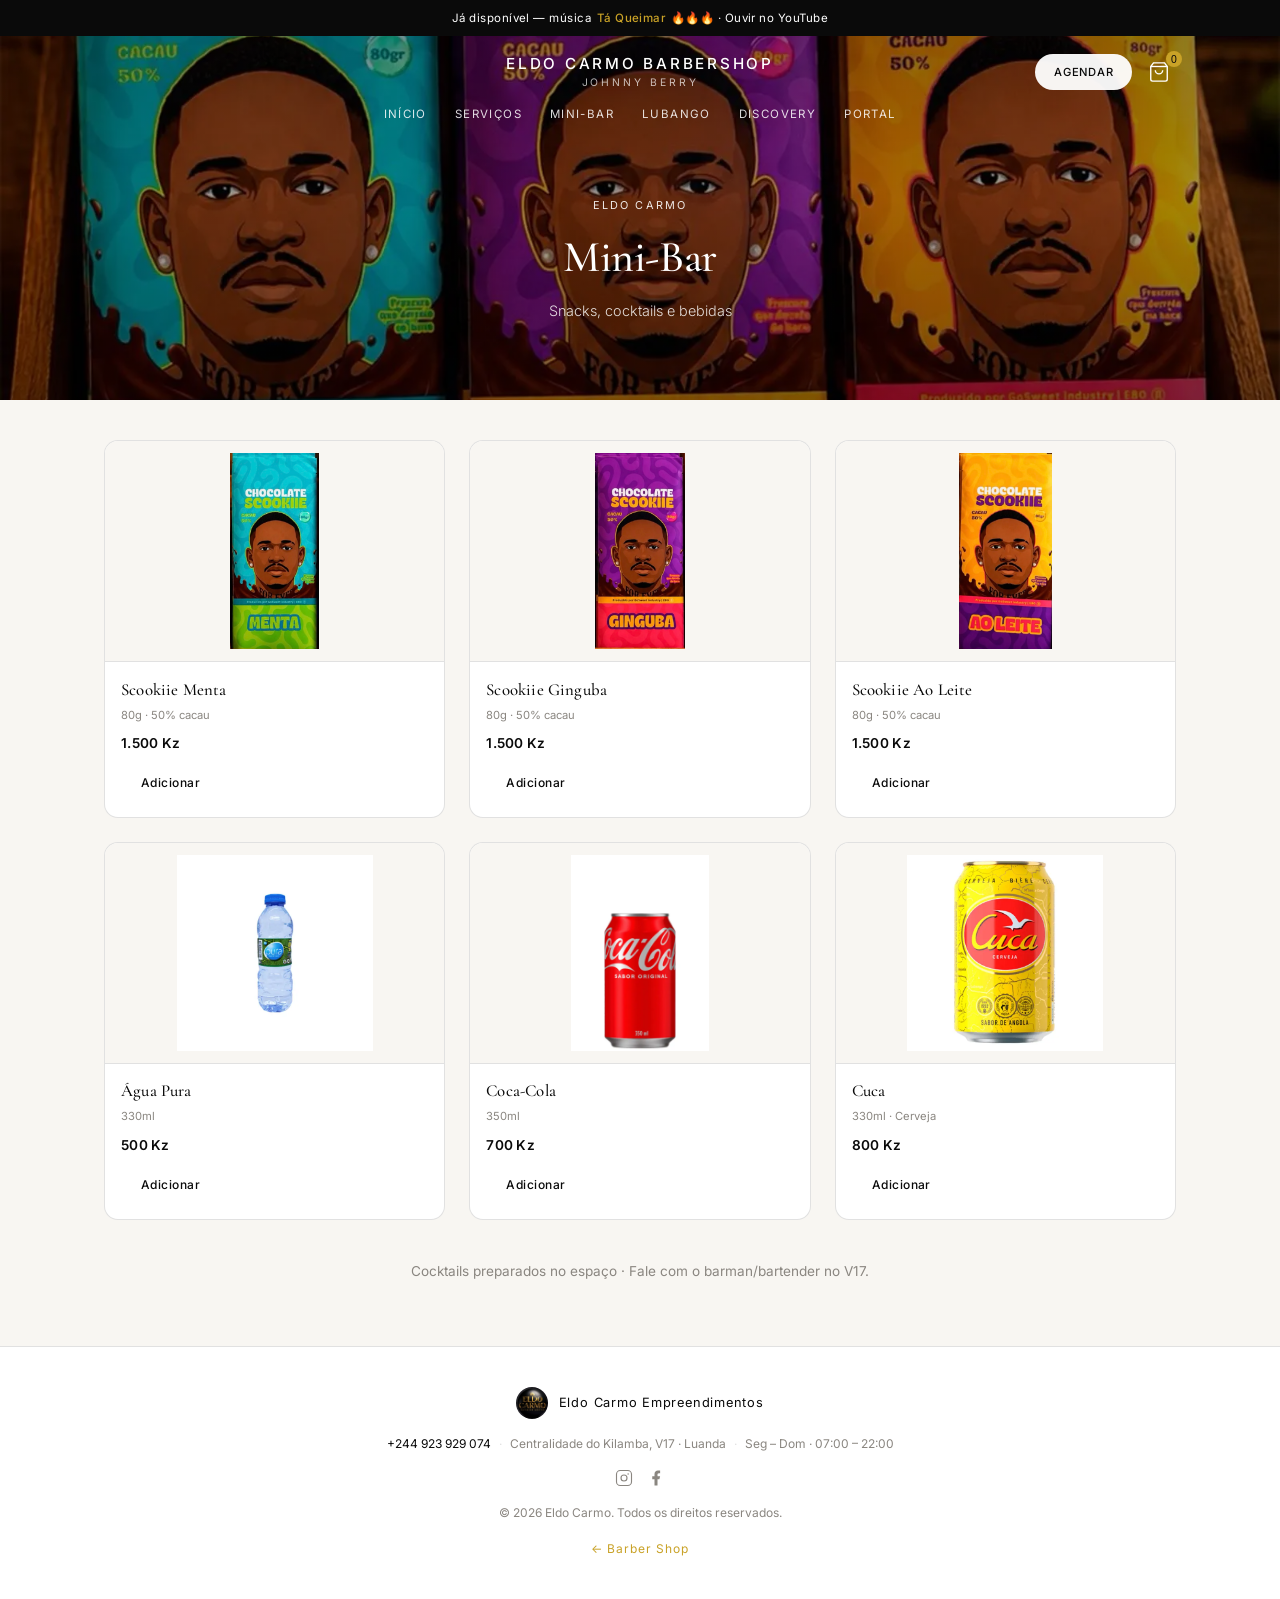
<file: barbershop/minibar.html>
<!DOCTYPE html>
<html lang="pt">
<head>
  <meta charset="UTF-8">
  <meta name="viewport" content="width=device-width, initial-scale=1.0">
  <meta name="description" content="Eldo Carmo Mini-Bar — Snacks, cocktails e bebidas. Chocolate Scookiie, refrigerantes e mais no V17, Luanda.">
  <title>Eldo Carmo Mini-Bar | Snacks, Cocktails &amp; Bebidas</title>
  <link rel="preconnect" href="https://fonts.googleapis.com">
  <link rel="preconnect" href="https://fonts.gstatic.com" crossorigin>
  <link href="https://fonts.googleapis.com/css2?family=Cormorant+Garamond:ital,wght@0,400;0,500;0,600;1,400&family=Inter:wght@300;400;500;600&display=swap" rel="stylesheet">
  <link rel="stylesheet" href="css/style.css">
  <link rel="icon" href="assets/images/eldocarmologo.webp" type="image/webp">
</head>
<body>
  <a class="announce-bar" href="https://youtu.be/6vzUPh26JZA?si=xl3FzxXKTsRD6NoC" target="_blank" rel="noopener">
    Já disponível — música <strong>Tá Queimar</strong> 🔥🔥🔥 · Ouvir no YouTube
  </a>

  <header class="header" id="header">
    <div class="container header__inner">
      <button class="hamburger" id="hamburger" aria-label="Menu" aria-expanded="false" type="button">
        <span class="hamburger__line"></span>
        <span class="hamburger__line"></span>
        <span class="hamburger__line"></span>
      </button>

      <a href="index.html" class="header__logo">
        <span class="header__logo-name">Eldo Carmo Barbershop</span>
        <span class="header__logo-sub">Johnny Berry</span>
      </a>

      <div class="header__actions">
        <a href="index.html#agendar" class="btn btn--header-cta header__cta">Agendar</a>
        <button class="cart-btn" id="cart-btn" aria-label="Carrinho" type="button">
          <svg width="22" height="22" viewBox="0 0 24 24" fill="none" stroke="currentColor" stroke-width="1.5">
            <path d="M6 2L3 6v14a2 2 0 002 2h14a2 2 0 002-2V6l-3-4z"/>
            <line x1="3" y1="6" x2="21" y2="6"/>
            <path d="M16 10a4 4 0 01-8 0"/>
          </svg>
          <span class="cart-btn__count" id="cart-count">0</span>
        </button>
      </div>
    </div>

    <nav class="header__nav" aria-label="Menu principal">
      <a href="index.html" class="header__nav-link">Início</a>
      <a href="index.html#servicos" class="header__nav-link">Serviços</a>
      <a href="minibar.html" class="header__nav-link">Mini-Bar</a>
      <a href="index.html#lubango" class="header__nav-link">Lubango</a>
      <div class="header__nav-item header__nav-item--discover">
        <button type="button" class="header__nav-link header__nav-discover-trigger" aria-expanded="false" aria-haspopup="true">
          Discovery
        </button>
        <div class="header__discover-dropdown" role="menu">
          <p class="header__discover-label">Johnny Berry — Tá Queimar</p>
          <ul class="header__discover-music">
            <li>
              <a href="https://youtu.be/6vzUPh26JZA?si=xl3FzxXKTsRD6NoC" target="_blank" rel="noopener" role="menuitem">
                <img src="assets/icons/youtube.webp" alt="" width="88" height="28">
                <span>YouTube</span>
              </a>
            </li>
            <li>
              <a href="https://open.spotify.com/album/7LO9kumBSe1za71O5oKOjZ?si=1&nd=1&dlsi=8021751f937340e2" target="_blank" rel="noopener" role="menuitem">
                <img src="assets/icons/spotify.webp" alt="" width="88" height="28">
                <span>Spotify</span>
              </a>
            </li>
            <li>
              <a href="https://music.apple.com/us/album/t%C3%A1-queimar-feat-young-k-varox-007-single/6788576000" target="_blank" rel="noopener" role="menuitem">
                <img src="assets/icons/apple-music.webp" alt="" width="28" height="28">
                <span>Apple Music</span>
              </a>
            </li>
            <li>
              <a href="https://www.deezer.com/us/album/1023440431" target="_blank" rel="noopener" role="menuitem">
                <img src="assets/icons/deezer.webp" alt="" width="88" height="28">
                <span>Deezer</span>
              </a>
            </li>
            <li>
              <a href="https://www.youtube.com/results?search_query=Johnny+Berry+T%C3%A1+Queimar" target="_blank" rel="noopener" role="menuitem">
                <img src="assets/icons/youtube-music.webp" alt="" width="100" height="28">
                <span>YouTube Music</span>
              </a>
            </li>
          </ul>
        </div>
      </div>
      <a href="https://eldocarmo.workersdevao.workers.dev" class="header__nav-link" target="_blank" rel="noopener">Portal</a>
    </nav>
  </header>

  <div class="menu-drawer" id="menu-drawer" aria-hidden="true">
    <div class="menu-drawer__overlay" id="menu-overlay"></div>
    <aside class="menu-drawer__panel" role="dialog" aria-label="Menu">
      <div class="menu-drawer__head">
        <span class="menu-drawer__brand">Eldo Carmo Barbershop</span>
        <button class="menu-drawer__close" id="menu-close" aria-label="Fechar">
          <svg width="20" height="20" viewBox="0 0 24 24" fill="none" stroke="currentColor" stroke-width="1.5">
            <line x1="18" y1="6" x2="6" y2="18"/>
            <line x1="6" y1="6" x2="18" y2="18"/>
          </svg>
        </button>
      </div>

      <nav class="menu-drawer__nav" aria-label="Menu principal">
        <a href="index.html" class="menu-drawer__link">Início</a>
        <a href="index.html#servicos" class="menu-drawer__link">Serviços</a>
        <a href="minibar.html" class="menu-drawer__link">Mini-Bar</a>
        <a href="index.html#lubango" class="menu-drawer__link">Lubango</a>
        <a href="https://eldocarmo.workersdevao.workers.dev" class="menu-drawer__link" target="_blank" rel="noopener">Portal</a>
      </nav>

      <div class="menu-drawer__discover">
        <p class="menu-drawer__discover-title">Discovery</p>
        <p class="menu-drawer__discover-sub">Johnny Berry — Tá Queimar</p>
        <ul class="menu-drawer__music">
          <li>
            <a href="https://youtu.be/6vzUPh26JZA?si=xl3FzxXKTsRD6NoC" target="_blank" rel="noopener">
              <img src="assets/icons/youtube.webp" alt="" width="88" height="28">
              <span>YouTube</span>
            </a>
          </li>
          <li>
            <a href="https://open.spotify.com/album/7LO9kumBSe1za71O5oKOjZ?si=1&nd=1&dlsi=8021751f937340e2" target="_blank" rel="noopener">
              <img src="assets/icons/spotify.webp" alt="" width="88" height="28">
              <span>Spotify</span>
            </a>
          </li>
          <li>
            <a href="https://music.apple.com/us/album/t%C3%A1-queimar-feat-young-k-varox-007-single/6788576000" target="_blank" rel="noopener">
              <img src="assets/icons/apple-music.webp" alt="" width="28" height="28">
              <span>Apple Music</span>
            </a>
          </li>
          <li>
            <a href="https://www.deezer.com/us/album/1023440431" target="_blank" rel="noopener">
              <img src="assets/icons/deezer.webp" alt="" width="88" height="28">
              <span>Deezer</span>
            </a>
          </li>
          <li>
            <a href="https://www.youtube.com/results?search_query=Johnny+Berry+T%C3%A1+Queimar" target="_blank" rel="noopener">
              <img src="assets/icons/youtube-music.webp" alt="" width="100" height="28">
              <span>YouTube Music</span>
            </a>
          </li>
        </ul>
      </div>

      <div class="menu-drawer__cta">
        <a href="index.html#agendar" class="btn btn--primary btn--full menu-drawer__agendar">Agendar sessão</a>
      </div>
    </aside>
  </div>

  <main>
    <section class="minibar-hero" aria-label="Eldo Carmo Mini-Bar">
      <img class="minibar-hero__img" src="assets/images/minibar-hero.webp" alt="Chocolate Scookiie — Menta, Ginguba e Ao Leite">
      <div class="minibar-hero__overlay">
        <p class="minibar-hero__eyebrow">Eldo Carmo</p>
        <h1 class="minibar-hero__title">Mini-Bar</h1>
        <p class="minibar-hero__text">Snacks, cocktails e bebidas</p>
      </div>
    </section>

    <section class="section minibar-page">
      <div class="container">
        <div class="products-grid" id="products-grid">
          <article class="product-card" data-id="scookiie-menta" data-name="Chocolate Scookiie — Menta" data-price="1500">
            <div class="product-card__image">
              <img src="assets/products/scookiie-menta.webp" alt="Chocolate Scookiie Menta" loading="lazy">
            </div>
            <div class="product-card__body">
              <h3 class="product-card__title">Scookiie Menta</h3>
              <p class="product-card__meta">80g · 50% cacau</p>
              <p class="product-card__price">1.500 Kz</p>
              <button class="btn btn--small add-to-cart">Adicionar</button>
            </div>
          </article>

          <article class="product-card" data-id="scookiie-ginguba" data-name="Chocolate Scookiie — Ginguba" data-price="1500">
            <div class="product-card__image">
              <img src="assets/products/scookiie-ginguba.webp" alt="Chocolate Scookiie Ginguba" loading="lazy">
            </div>
            <div class="product-card__body">
              <h3 class="product-card__title">Scookiie Ginguba</h3>
              <p class="product-card__meta">80g · 50% cacau</p>
              <p class="product-card__price">1.500 Kz</p>
              <button class="btn btn--small add-to-cart">Adicionar</button>
            </div>
          </article>

          <article class="product-card" data-id="scookiie-leite" data-name="Chocolate Scookiie — Ao Leite" data-price="1500">
            <div class="product-card__image">
              <img src="assets/products/scookiie-aoleite.webp" alt="Chocolate Scookiie Ao Leite" loading="lazy">
            </div>
            <div class="product-card__body">
              <h3 class="product-card__title">Scookiie Ao Leite</h3>
              <p class="product-card__meta">80g · 50% cacau</p>
              <p class="product-card__price">1.500 Kz</p>
              <button class="btn btn--small add-to-cart">Adicionar</button>
            </div>
          </article>

          <article class="product-card" data-id="agua-pura" data-name="Água Pura 330ml" data-price="500">
            <div class="product-card__image">
              <img src="assets/products/agua-pura.webp" alt="Água Pura 330ml" loading="lazy">
            </div>
            <div class="product-card__body">
              <h3 class="product-card__title">Água Pura</h3>
              <p class="product-card__meta">330ml</p>
              <p class="product-card__price">500 Kz</p>
              <button class="btn btn--small add-to-cart">Adicionar</button>
            </div>
          </article>

          <article class="product-card" data-id="coca-cola" data-name="Coca-Cola 350ml" data-price="700">
            <div class="product-card__image">
              <img src="assets/products/coca-cola.webp" alt="Coca-Cola 350ml" loading="lazy">
            </div>
            <div class="product-card__body">
              <h3 class="product-card__title">Coca-Cola</h3>
              <p class="product-card__meta">350ml</p>
              <p class="product-card__price">700 Kz</p>
              <button class="btn btn--small add-to-cart">Adicionar</button>
            </div>
          </article>

          <article class="product-card" data-id="cuca" data-name="Cuca Cerveja 330ml" data-price="800">
            <div class="product-card__image">
              <img src="assets/products/cuca.webp" alt="Cuca Cerveja 330ml" loading="lazy">
            </div>
            <div class="product-card__body">
              <h3 class="product-card__title">Cuca</h3>
              <p class="product-card__meta">330ml · Cerveja</p>
              <p class="product-card__price">800 Kz</p>
              <button class="btn btn--small add-to-cart">Adicionar</button>
            </div>
          </article>
        </div>

        <p class="minibar-note">Cocktails preparados no espaço · Fale com o barman/bartender no V17.</p>
      </div>
    </section>
  </main>

  <footer class="footer">
    <div class="container footer__inner">
      <div class="footer__brand">
        <img src="assets/images/eldocarmologo.webp" alt="Eldo Carmo" width="40" height="40">
        <span>Eldo Carmo Empreendimentos</span>
      </div>
      <div class="footer__contact">
        <a href="https://wa.me/244923929074" target="_blank" rel="noopener">+244 923 929 074</a>
        <span class="footer__sep">·</span>
        <span>Centralidade do Kilamba, V17 · Luanda</span>
        <span class="footer__sep">·</span>
        <span>Seg – Dom · 07:00 – 22:00</span>
      </div>
      <div class="footer__social">
        <a href="https://www.instagram.com/eldo_carmo/" target="_blank" rel="noopener" aria-label="Instagram">
          <svg width="18" height="18" viewBox="0 0 24 24" fill="none" stroke="currentColor" stroke-width="1.5" stroke-linecap="round" stroke-linejoin="round" aria-hidden="true">
            <rect x="2" y="2" width="20" height="20" rx="5"/>
            <circle cx="12" cy="12" r="4"/>
            <circle cx="17.5" cy="6.5" r="1" fill="currentColor" stroke="none"/>
          </svg>
        </a>
        <a href="https://www.facebook.com/EldoCarmoBeleza" target="_blank" rel="noopener" aria-label="Facebook">
          <svg width="18" height="18" viewBox="0 0 24 24" fill="currentColor" aria-hidden="true">
            <path d="M14 13.5h2.5l1-4H14v-2c0-1.03 0-2 2-2h1.5V2.14c-.326-.043-1.557-.14-2.857-.14C11.928 2 10 3.657 10 6.7v2.8H7v4h3V22h4v-8.5z"/>
          </svg>
        </a>
      </div>
      <p class="footer__copy">© 2026 Eldo Carmo. Todos os direitos reservados.</p>
      <a href="index.html" class="footer__link">← Barber Shop</a>
    </div>
  </footer>

  <div class="cart-drawer" id="cart-drawer" aria-hidden="true">
    <div class="cart-drawer__overlay" id="cart-overlay"></div>
    <div class="cart-drawer__panel">
      <header class="cart-drawer__header">
        <h2>Carrinho</h2>
        <button class="cart-drawer__close" id="cart-close" aria-label="Fechar">
          <svg width="20" height="20" viewBox="0 0 24 24" fill="none" stroke="currentColor" stroke-width="1.5">
            <line x1="18" y1="6" x2="6" y2="18"/>
            <line x1="6" y1="6" x2="18" y2="18"/>
          </svg>
        </button>
      </header>
      <div class="cart-drawer__body" id="cart-items">
        <div class="cart-empty">
          <p class="cart-empty__title">O carrinho está vazio</p>
          <p class="cart-empty__text">Explore o Mini-Bar e adicione snacks ou bebidas.</p>
          <a href="minibar.html" class="btn btn--ghost btn--small">Ver Mini-Bar</a>
        </div>
      </div>
      <footer class="cart-drawer__footer">
        <div class="cart-total">
          <span>Total</span>
          <strong id="cart-total">0 Kz</strong>
        </div>
        <a class="btn btn--primary btn--full is-disabled" id="checkout-btn" href="checkout.html" aria-disabled="true">
          Finalizar pedido
        </a>
        <button type="button" class="btn btn--ghost btn--full cart-clear" id="cart-clear" disabled>
          Limpar carrinho
        </button>

      </footer>
    </div>
  </div>

  <script src="js/main.js"></script>
</body>
</html>
</file>
<file: barbershop/css/style.css>
/* ============================================
   Eldo Carmo Barber Shop
   Quiet Luxury · Thin lines · Mobile-first
   ============================================ */

*, *::before, *::after {
  margin: 0;
  padding: 0;
  box-sizing: border-box;
}

:root {
  --black: #0A0A0A;
  --near-black: #141414;
  --gold: #C9A227;
  --gold-light: #D4AF37;
  --cream: #F8F6F2;
  --soft-gray: #E8E6E1;
  --muted: #8A8680;
  --white: #FFFFFF;
  --border: rgba(10, 10, 10, 0.12);
  --border-light: rgba(255, 255, 255, 0.12);

  --font-display: 'Cormorant Garamond', Georgia, 'Times New Roman', serif;
  --font-body: 'Inter', -apple-system, BlinkMacSystemFont, 'Segoe UI', Roboto, sans-serif;

  --font-light: 300;
  --font-regular: 400;
  --font-medium: 500;
  --font-semibold: 600;

  --space-1: 0.25rem;
  --space-2: 0.5rem;
  --space-3: 1rem;
  --space-4: 1.5rem;
  --space-5: 2.5rem;
  --space-6: 4rem;
  --space-7: 6rem;

  --line: 1px;
  --line-thick: 1.5px;
  --radius: 14px;
  --radius-sm: 10px;
  --transition: 0.35s cubic-bezier(0.25, 0.46, 0.45, 0.94);
  --shadow-soft: 0 4px 24px rgba(0, 0, 0, 0.06);
  --shadow-lift: 0 12px 40px rgba(0, 0, 0, 0.1);
}

html {
  font-size: 16px;
  scroll-behavior: smooth;
  -webkit-font-smoothing: antialiased;
}

body {
  font-family: var(--font-body);
  font-weight: var(--font-regular);
  color: var(--black);
  background: var(--cream);
  line-height: 1.65;
  overflow-x: hidden;
}

@media (prefers-reduced-motion: reduce) {
  html { scroll-behavior: auto; }
  *, *::before, *::after {
    animation-duration: 0.01ms !important;
    animation-iteration-count: 1 !important;
    transition-duration: 0.01ms !important;
  }
}

img {
  max-width: 100%;
  height: auto;
  display: block;
}

a {
  color: inherit;
  text-decoration: none;
}

ul {
  list-style: none;
}

.container {
  width: 100%;
  max-width: 1120px;
  margin: 0 auto;
  padding: 0 1.5rem;
}

/* ========== BUTTONS ========== */
/* Soft filled rounded rectangle (Kylie-inspired) */
.btn {
  display: inline-flex;
  align-items: center;
  justify-content: center;
  gap: 0.5rem;
  padding: 0.9rem 1.9rem;
  font-family: var(--font-body);
  font-size: 0.8rem;
  font-weight: var(--font-medium);
  letter-spacing: 0.04em;
  text-transform: none;
  border: none;
  border-radius: var(--radius-sm);
  cursor: pointer;
  transition: background var(--transition), color var(--transition), box-shadow var(--transition), opacity var(--transition), transform var(--transition);
  background: transparent;
  color: inherit;
  box-shadow: none;
}

.btn--primary {
  background: var(--black);
  color: var(--cream);
}

.btn--primary:hover {
  background: #1a1a1a;
  color: var(--cream);
  box-shadow: var(--shadow-soft);
  transform: translateY(-1px);
}

.btn--header-cta {
  display: none;
  padding: 0.55rem 1.15rem;
  font-size: 0.7rem;
  font-weight: var(--font-medium);
  letter-spacing: 0.08em;
  text-transform: uppercase;
  background: var(--black);
  color: var(--cream);
  border-radius: 999px;
}

.btn--header-cta:hover {
  background: #1a1a1a;
  color: var(--cream);
  box-shadow: var(--shadow-soft);
}

.header:not(.is-scrolled) .btn--header-cta {
  background: rgba(255, 255, 255, 0.95);
  color: var(--black);
}

.header:not(.is-scrolled) .btn--header-cta:hover {
  background: #fff;
  color: var(--black);
}

@media (min-width: 600px) {
  .btn--header-cta {
    display: inline-flex;
  }
}

.btn--ghost {
  background: transparent;
  color: var(--black);
  border: 1.5px solid var(--border);
  box-shadow: none;
}

.btn--ghost:hover {
  background: rgba(0, 0, 0, 0.04);
  border-color: var(--black);
}

.btn--small {
  padding: 0.55rem 1.25rem;
  font-size: 0.75rem;
}

.btn--full {
  width: 100%;
}

.btn:disabled {
  opacity: 0.4;
  cursor: not-allowed;
}

/* ========== HEADER ========== */
/* ========== ANNOUNCEMENT BAR ========== */
.announce-bar {
  position: fixed;
  top: 0;
  left: 0;
  right: 0;
  z-index: 110;
  display: flex;
  align-items: center;
  justify-content: center;
  gap: 0.35rem;
  min-height: 36px;
  padding: 0.45rem 1rem;
  background: var(--black);
  color: #fff;
  font-size: 0.72rem;
  letter-spacing: 0.04em;
  text-align: center;
  text-decoration: none;
  transition: transform 0.3s ease, opacity 0.3s ease;
  transform: translateY(0);
  opacity: 1;
}

.announce-bar.is-hidden {
  transform: translateY(-100%);
  opacity: 0;
  pointer-events: none;
}

.announce-bar:hover {
  opacity: 0.9;
  color: #fff;
}

.announce-bar.is-hidden:hover {
  opacity: 0;
}

.announce-bar strong {
  font-weight: var(--font-medium);
  color: var(--gold);
}

/* ========== HEADER ========== */
.header {
  position: fixed;
  top: 36px;
  left: 0;
  right: 0;
  z-index: 100;
  background: transparent;
  border-bottom: var(--line) solid transparent;
  transition: background 0.3s ease, border-color 0.3s ease, box-shadow 0.3s ease, top 0.3s ease;
}

.header.announce-hidden {
  top: 0;
}

.header.is-scrolled {
  background: rgba(248, 246, 242, 0.92);
  backdrop-filter: blur(16px);
  -webkit-backdrop-filter: blur(16px);
  border-bottom-color: var(--border);
  box-shadow: 0 1px 0 rgba(0, 0, 0, 0.04);
}

.header.is-scrolled .header__inner {
  height: 56px;
}

.header__inner {
  position: relative;
  display: grid;
  grid-template-columns: 44px 1fr auto;
  align-items: center;
  height: 64px;
  transition: height 0.3s ease;
}

.header__logo {
  display: flex;
  flex-direction: column;
  align-items: center;
  justify-content: center;
  gap: 0.15rem;
  color: #fff;
  transition: color 0.3s ease;
  text-decoration: none;
  justify-self: center;
  grid-column: 2;
  text-align: center;
  line-height: 1.15;
}

.header.is-scrolled .header__logo {
  color: var(--black);
}

.header__logo-name {
  font-weight: var(--font-medium);
  font-size: 0.68rem;
  letter-spacing: 0.12em;
  text-transform: uppercase;
}

.header__logo-sub {
  font-size: 0.55rem;
  font-weight: var(--font-regular);
  letter-spacing: 0.2em;
  text-transform: uppercase;
  opacity: 0.7;
}

/* Desktop: logo above nav (Kylie-style) */
.header__nav {
  display: none;
  align-items: center;
  justify-content: center;
  gap: 1.75rem;
  padding: 0 1rem 0.85rem;
}

.header__nav-link {
  display: inline-flex;
  align-items: center;
  font-size: 0.72rem;
  font-weight: var(--font-regular);
  letter-spacing: 0.12em;
  text-transform: uppercase;
  line-height: 1.2;
  color: rgba(255, 255, 255, 0.85);
  transition: color 0.2s ease;
  padding: 0;
  margin: 0;
  vertical-align: middle;
}

.header.is-scrolled .header__nav-link {
  color: var(--muted);
}

.header__nav-link:hover {
  color: #fff;
}

.header.is-scrolled .header__nav-link:hover {
  color: var(--black);
}

/* ========== DESKTOP DISCOVERY DROPDOWN ========== */
.header__nav-item {
  position: relative;
  display: inline-flex;
  align-items: center;
}

.header__nav-discover-trigger {
  background: none;
  border: none;
  cursor: pointer;
  padding: 0;
  margin: 0;
  font: inherit;
  font-size: 0.72rem;
  font-weight: var(--font-regular);
  letter-spacing: 0.12em;
  text-transform: uppercase;
  line-height: 1.2;
  color: rgba(255, 255, 255, 0.85);
  transition: color 0.2s ease;
  display: inline-flex;
  align-items: center;
}

.header__discover-dropdown {
  position: absolute;
  top: 100%;
  left: 50%;
  transform: translateX(-50%) translateY(4px);
  min-width: 240px;
  /* padding-top bridges the gap so hover never breaks while moving to the menu */
  padding: 0.85rem 1.15rem 0.85rem;
  margin-top: 0;
  background: #fff;
  border: 1px solid var(--border, rgba(0,0,0,0.1));
  border-radius: 10px;
  box-shadow: 0 12px 40px rgba(0, 0, 0, 0.08);
  opacity: 0;
  visibility: hidden;
  pointer-events: none;
  transition: opacity 0.18s ease, transform 0.18s ease, visibility 0.18s ease;
  z-index: 80;
}

/* Invisible hit-area bridge between trigger and panel */
.header__discover-dropdown::before {
  content: "";
  position: absolute;
  left: 0;
  right: 0;
  top: -14px;
  height: 14px;
}

.header__nav-item--discover:hover .header__discover-dropdown,
.header__nav-item--discover:focus-within .header__discover-dropdown {
  opacity: 1;
  visibility: visible;
  pointer-events: auto;
  transform: translateX(-50%) translateY(0);
}

.header__discover-label {
  font-size: 0.72rem;
  font-weight: 500;
  letter-spacing: 0.04em;
  color: var(--black, #111);
  margin: 0 0 0.75rem;
  padding-bottom: 0.65rem;
  border-bottom: 1px solid var(--border, rgba(0,0,0,0.08));
}

.header__discover-music {
  list-style: none;
  margin: 0;
  padding: 0;
  display: flex;
  flex-direction: column;
  gap: 0;
}

.header__discover-music li {
  border-bottom: 1px solid var(--border, rgba(0,0,0,0.06));
}

.header__discover-music li:last-child {
  border-bottom: none;
}

.header__discover-music a {
  display: flex;
  align-items: center;
  gap: 0.75rem;
  padding: 0.65rem 0;
  font-size: 0.82rem;
  color: var(--black, #111);
  text-decoration: none;
  transition: color 0.2s ease, opacity 0.2s ease;
}

.header__discover-music a img {
  height: 20px;
  width: auto;
  max-width: 88px;
  object-fit: contain;
  flex-shrink: 0;
}

.header__discover-music a:hover {
  color: var(--gold, #c4a574);
  opacity: 0.9;
}

/* Keep trigger color consistent with other nav links */
.header.is-scrolled .header__nav-discover-trigger {
  color: var(--muted);
}
.header__nav-discover-trigger:hover,
.header__nav-item--discover:hover .header__nav-discover-trigger {
  color: #fff;
}
.header.is-scrolled .header__nav-discover-trigger:hover,
.header.is-scrolled .header__nav-item--discover:hover .header__nav-discover-trigger {
  color: var(--black);
}

@media (min-width: 900px) {
  .header__inner {
    grid-template-columns: 1fr auto 1fr;
    height: 72px;
  }

  .header.is-scrolled .header__inner {
    height: 60px;
  }

  .hamburger {
    display: none !important;
  }

  .header__logo {
    grid-column: 2;
    gap: 0.25rem;
  }

  .header__logo-name {
    font-size: 0.95rem;
    letter-spacing: 0.18em;
  }

  .header__logo-sub {
    font-size: 0.65rem;
    letter-spacing: 0.28em;
  }

  .header__nav {
    display: flex;
  }

  .header__actions {
    justify-self: end;
  }
}

.header__actions {
  display: flex;
  align-items: center;
  justify-content: flex-end;
  gap: 0.65rem;
  grid-column: 3;
  justify-self: end;
}

/* Cart button */
.cart-btn {
  position: relative;
  background: none;
  border: none;
  cursor: pointer;
  color: #fff;
  padding: 0.35rem;
  display: flex;
  align-items: center;
  transition: color 0.3s ease;
}

.header.is-scrolled .cart-btn {
  color: var(--black);
}

.cart-btn__count {
  position: absolute;
  top: -4px;
  right: -6px;
  background: var(--gold);
  color: var(--black);
  font-size: 0.65rem;
  font-weight: var(--font-medium);
  width: 16px;
  height: 16px;
  border-radius: 50%;
  display: flex;
  align-items: center;
  justify-content: center;
}

/* Hamburger — left side */
.hamburger {
  display: flex;
  flex-direction: column;
  justify-content: center;
  gap: 5px;
  width: 26px;
  height: 26px;
  background: none;
  border: none;
  cursor: pointer;
  padding: 0;
  flex-shrink: 0;
}

.hamburger__line {
  display: block;
  width: 100%;
  height: 1.5px;
  background: #fff;
  transition: all 0.3s ease, background 0.3s ease;
  transform-origin: center;
}

.header.is-scrolled .hamburger__line {
  background: var(--black);
}

.hamburger.is-active .hamburger__line:nth-child(1) {
  transform: translateY(6.5px) rotate(45deg);
}

.hamburger.is-active .hamburger__line:nth-child(2) {
  opacity: 0;
  transform: scaleX(0);
}

.hamburger.is-active .hamburger__line:nth-child(3) {
  transform: translateY(-6.5px) rotate(-45deg);
}

/* ========== LEFT MENU DRAWER ========== */
.menu-drawer {
  position: fixed;
  top: 0;
  left: 0;
  width: 100%;
  height: 100%;
  z-index: 9999;
  visibility: hidden;
}

.menu-drawer.is-open {
  visibility: visible;
}

.menu-drawer__overlay {
  position: absolute;
  top: 0;
  left: 0;
  width: 100%;
  height: 100%;
  background: rgba(0, 0, 0, 0.55);
  opacity: 0;
  transition: opacity 0.3s ease;
  cursor: pointer;
}

.menu-drawer.is-open .menu-drawer__overlay {
  opacity: 1;
}

.menu-drawer__panel {
  position: absolute;
  top: 0;
  left: 0;
  width: min(300px, 85vw);
  height: 100%;
  background: #F8F6F2;
  color: #0A0A0A;
  padding: 1.25rem 1.35rem 2rem;
  transform: translate3d(-100%, 0, 0);
  transition: transform 0.35s cubic-bezier(0.25, 0.46, 0.45, 0.94);
  overflow-y: auto;
  display: flex;
  flex-direction: column;
  box-shadow: 4px 0 24px rgba(0, 0, 0, 0.25);
  -webkit-overflow-scrolling: touch;
}

.menu-drawer.is-open .menu-drawer__panel {
  transform: translate3d(0, 0, 0);
}

body.menu-open {
  overflow: hidden;
}

.menu-drawer__head {
  display: flex;
  align-items: center;
  justify-content: space-between;
  margin-bottom: 1.75rem;
  padding-bottom: 1rem;
  border-bottom: var(--line) solid var(--border);
}

.menu-drawer__brand {
  font-size: 0.85rem;
  font-weight: var(--font-medium);
  letter-spacing: 0.1em;
  text-transform: uppercase;
}

.menu-drawer__close {
  background: none;
  border: none;
  cursor: pointer;
  color: var(--black);
  padding: 0.35rem;
  display: flex;
}

.menu-drawer__nav {
  display: flex;
  flex-direction: column;
}

.menu-drawer__link {
  display: block;
  padding: 0.95rem 0;
  font-size: 0.95rem;
  font-weight: var(--font-regular);
  letter-spacing: 0.12em;
  text-transform: uppercase;
  color: var(--black);
  border-bottom: var(--line) solid var(--border);
  transition: color 0.2s ease;
}

.menu-drawer__link:hover {
  color: var(--gold);
}

.menu-drawer__discover {
  margin-top: auto;
  padding-top: 2rem;
}

.menu-drawer__cta {
  margin-top: 1.5rem;
  padding-top: 1.25rem;
  border-top: var(--line) solid var(--border);
  position: sticky;
  bottom: 0;
  background: #F8F6F2;
  padding-bottom: 0.25rem;
}

.menu-drawer__agendar {
  letter-spacing: 0.06em;
}

.menu-drawer__discover-title {
  font-size: 0.68rem;
  letter-spacing: 0.16em;
  text-transform: uppercase;
  color: var(--muted);
  margin-bottom: 0.35rem;
}

.menu-drawer__discover-sub {
  font-size: 0.85rem;
  font-weight: var(--font-medium);
  margin-bottom: 1rem;
  color: var(--black);
}

.menu-drawer__music {
  list-style: none;
  display: flex;
  flex-direction: column;
  gap: 0;
  border-top: var(--line) solid var(--border);
}

.menu-drawer__music li {
  border-bottom: var(--line) solid var(--border);
}

.menu-drawer__music a {
  display: flex;
  align-items: center;
  gap: 0.85rem;
  padding: 0.8rem 0;
  font-size: 0.88rem;
  color: var(--black);
  transition: color 0.2s ease, opacity 0.2s ease;
}

.menu-drawer__music a img {
  height: 22px;
  width: auto;
  max-width: 96px;
  object-fit: contain;
  flex-shrink: 0;
}

.menu-drawer__music a:hover {
  color: var(--gold);
  opacity: 0.85;
}

/* ========== HERO ========== */
.hero {
  min-height: 100vh;
  min-height: 100dvh;
  display: flex;
  align-items: center;
  padding: 9.5rem 0 5rem;
  position: relative;
  background-color: var(--black);
  overflow: hidden;
}

.hero__media {
  position: absolute;
  inset: 0;
  z-index: 0;
}

/* Mobile: portrait framing — keep subject high in frame */
.hero__still,
.hero__video {
  position: absolute;
  inset: 0;
  width: 100%;
  height: 100%;
  object-fit: cover;
  object-position: center 18%;
}

.hero__still {
  z-index: 2;
  opacity: 1;
  transition: opacity 0.8s ease;
}

.hero__still.is-hidden {
  opacity: 0;
  pointer-events: none;
}

.hero__video {
  z-index: 1;
  opacity: 0;
  transition: opacity 0.8s ease;
}

.hero__video.is-visible {
  opacity: 1;
  z-index: 2;
}

.hero__overlay {
  position: absolute;
  inset: 0;
  z-index: 3;
  background: linear-gradient(
    105deg,
    rgba(0, 0, 0, 0.88) 0%,
    rgba(0, 0, 0, 0.58) 42%,
    rgba(0, 0, 0, 0.28) 100%
  );
  pointer-events: none;
}

.hero__content {
  max-width: 640px;
  position: relative;
  z-index: 4;
}

.hero__content::before {
  content: "";
  position: absolute;
  inset: -1.5rem -1.25rem -1.75rem -1.5rem;
  background: radial-gradient(ellipse at left center, rgba(0, 0, 0, 0.35) 0%, transparent 70%);
  z-index: -1;
  pointer-events: none;
}

/* Desktop: fill landscape viewport — center crop of portrait media */
@media (min-width: 900px) {
  .hero {
    min-height: 100vh;
    min-height: 100dvh;
    padding: 10rem 0 6rem;
    align-items: center;
  }

  .hero__still,
  .hero__video {
    object-fit: cover;
    object-position: center center;
    width: 100%;
    height: 100%;
  }

  .hero__overlay {
    background: linear-gradient(
      100deg,
      rgba(0, 0, 0, 0.78) 0%,
      rgba(0, 0, 0, 0.45) 38%,
      rgba(0, 0, 0, 0.2) 100%
    );
  }

  .hero__content {
    max-width: 560px;
  }
}

@media (min-width: 1200px) {
  .hero__still,
  .hero__video {
    object-position: center 30%;
  }
}

.hero__dots {
  position: absolute;
  bottom: 1.75rem;
  left: 50%;
  transform: translateX(-50%);
  z-index: 5;
  display: flex;
  gap: 0.55rem;
  align-items: center;
}

.hero__dot {
  width: 8px;
  height: 8px;
  border-radius: 50%;
  border: none;
  padding: 0;
  background: rgba(255, 255, 255, 0.35);
  cursor: pointer;
  transition: background 0.25s ease, transform 0.25s ease;
}

.hero__dot.is-active {
  background: var(--white);
  transform: scale(1.25);
}

.hero__dot:hover {
  background: rgba(255, 255, 255, 0.7);
}

.hero__eyebrow {
  font-family: var(--font-body);
  font-size: 0.7rem;
  font-weight: var(--font-medium);
  letter-spacing: 0.22em;
  text-transform: uppercase;
  color: var(--gold);
  margin-bottom: 1.1rem;
}

.hero__title {
  font-family: var(--font-display);
  font-size: clamp(2.75rem, 7vw, 4.25rem);
  font-weight: 500;
  line-height: 1.08;
  letter-spacing: -0.01em;
  margin-bottom: 1.15rem;
  color: var(--white);
}

.hero__subtitle {
  font-size: clamp(0.95rem, 2vw, 1.1rem);
  font-weight: var(--font-regular);
  color: rgba(255, 255, 255, 0.8);
  margin-bottom: 2.25rem;
  max-width: 420px;
  line-height: 1.55;
}

.hero__ctas {
  display: flex;
  flex-wrap: wrap;
  gap: 0.85rem;
}

.hero__scroll {
  position: absolute;
  bottom: 4.25rem;
  left: 50%;
  transform: translateX(-50%);
  z-index: 5;
  display: flex;
  flex-direction: column;
  align-items: center;
  gap: 0.45rem;
  color: rgba(255, 255, 255, 0.65);
  text-decoration: none;
  transition: color 0.25s ease, opacity 0.25s ease;
}

.hero__scroll:hover {
  color: #fff;
}

.hero__scroll-label {
  font-size: 0.62rem;
  letter-spacing: 0.22em;
  text-transform: uppercase;
  font-weight: var(--font-medium);
}

.hero__scroll-line {
  display: block;
  width: 1px;
  height: 28px;
  background: linear-gradient(to bottom, rgba(255, 255, 255, 0.7), transparent);
  animation: hero-scroll-pulse 2s ease-in-out infinite;
}

@keyframes hero-scroll-pulse {
  0%, 100% { opacity: 0.4; transform: scaleY(0.85); }
  50% { opacity: 1; transform: scaleY(1); }
}

@media (max-width: 599px) {
  .hero__scroll {
    bottom: 3.75rem;
  }
}

.hero__dots {
  bottom: 1.35rem;
}

/* Ghost button on dark hero — transparent outline */
.hero .btn--ghost,
.hero__btn-ghost {
  background: transparent !important;
  border: 1.5px solid rgba(255, 255, 255, 0.75);
  color: #fff !important;
  box-shadow: none !important;
}

.hero .btn--ghost:hover,
.hero__btn-ghost:hover {
  background: rgba(255, 255, 255, 0.12) !important;
  border-color: #fff;
  color: #fff !important;
}

/* ========== SECTIONS ========== */
.section {
  padding: 5rem 0;
}

@media (min-width: 900px) {
  .section {
    padding: 6.5rem 0;
  }
}

.section--alt {
  background: var(--white);
}

.section--dark {
  background: var(--black);
  color: var(--cream);
}

.section--manifesto {
  padding: 4rem 0;
  background: var(--near-black);
  color: var(--cream);
}

@media (min-width: 900px) {
  .section--manifesto {
    padding: 5.5rem 0;
  }
}

.manifesto {
  max-width: 720px;
  margin: 0 auto;
  text-align: center;
}

.manifesto__quote {
  font-family: var(--font-display);
  font-size: clamp(1.65rem, 4vw, 2.35rem);
  font-weight: 400;
  font-style: italic;
  line-height: 1.35;
  letter-spacing: 0.01em;
  color: var(--cream);
  margin-bottom: 1.25rem;
}

.manifesto__attr {
  font-size: 0.72rem;
  letter-spacing: 0.18em;
  text-transform: uppercase;
  color: var(--gold);
  font-weight: var(--font-medium);
}

.section--trust {
  padding: 2.75rem 0;
  background: var(--cream);
  border-top: var(--line) solid var(--border);
  border-bottom: var(--line) solid var(--border);
}

.trust-strip {
  display: grid;
  grid-template-columns: repeat(2, 1fr);
  gap: 1.25rem 1rem;
  text-align: center;
}

@media (min-width: 700px) {
  .trust-strip {
    grid-template-columns: repeat(4, 1fr);
    gap: 1.5rem;
  }
}

.trust-item {
  display: flex;
  flex-direction: column;
  align-items: center;
  gap: 0.3rem;
  padding: 0.5rem;
}

.trust-item__value {
  font-family: var(--font-display);
  font-size: clamp(1.15rem, 2.5vw, 1.45rem);
  font-weight: 500;
  letter-spacing: 0.02em;
  color: var(--black);
}

.trust-item__label {
  font-size: 0.68rem;
  letter-spacing: 0.12em;
  text-transform: uppercase;
  color: var(--muted);
  font-weight: var(--font-regular);
}

.trust-item--link {
  text-decoration: none;
  transition: opacity 0.2s ease;
}

.trust-item--link:hover {
  opacity: 0.75;
}

.trust-item--link .trust-item__value {
  color: var(--gold);
}

.section__header {
  text-align: center;
  margin-bottom: 3.25rem;
}

@media (min-width: 900px) {
  .section__header {
    margin-bottom: 4rem;
  }
}

.section__eyebrow {
  font-size: 0.7rem;
  font-weight: var(--font-medium);
  letter-spacing: 0.22em;
  text-transform: uppercase;
  color: var(--gold);
  margin-bottom: 0.75rem;
}

.section__title {
  font-family: var(--font-display);
  font-size: clamp(2rem, 4.5vw, 2.85rem);
  font-weight: 500;
  letter-spacing: -0.01em;
  margin-bottom: 1rem;
  line-height: 1.15;
}

.section__line {
  width: 36px;
  height: var(--line);
  background: var(--gold);
  margin: 0 auto 1.25rem;
}

.section__line--light {
  background: rgba(201, 162, 39, 0.5);
}

.section__intro {
  font-size: 0.95rem;
  color: var(--muted);
  max-width: 480px;
  margin: 0 auto;
  line-height: 1.55;
}

.section__note {
  text-align: center;
  font-size: 0.8rem;
  color: var(--muted);
  margin-top: 2.5rem;
}

.section__cta-wrap {
  text-align: center;
  margin-top: 2.25rem;
}

/* ========== SERVICES ========== */
.services-grid {
  display: grid;
  grid-template-columns: 1fr;
  gap: 1.25rem;
}

@media (min-width: 600px) {
  .services-grid {
    grid-template-columns: repeat(2, 1fr);
  }
}

@media (min-width: 900px) {
  .services-grid {
    grid-template-columns: repeat(3, 1fr);
  }
}

.service-card {
  position: relative;
  border: var(--line) solid var(--border);
  border-radius: var(--radius);
  overflow: hidden;
  aspect-ratio: 3 / 4;
  transition: border-color var(--transition), transform var(--transition), box-shadow var(--transition);
}

.service-card:hover {
  border-color: rgba(201, 162, 39, 0.4);
  transform: translateY(-4px);
  box-shadow: var(--shadow-lift);
}

.service-card__image {
  position: absolute;
  inset: 0;
  background: var(--cream);
}

.service-card__image img {
  width: 100%;
  height: 100%;
  object-fit: cover;
  object-position: center top;
  display: block;
  transition: transform 0.55s ease;
}

.service-card:hover .service-card__image img {
  transform: scale(1.05);
}

.service-card__overlay {
  position: absolute;
  inset: 0;
  display: flex;
  flex-direction: column;
  justify-content: flex-end;
  padding: 1.35rem 1.25rem 1.4rem;
  background: linear-gradient(
    to top,
    rgba(0, 0, 0, 0.88) 0%,
    rgba(0, 0, 0, 0.62) 38%,
    rgba(0, 0, 0, 0.2) 68%,
    transparent 100%
  );
  color: var(--white);
  z-index: 1;
}

.service-card__title {
  font-family: var(--font-display);
  font-size: 1.2rem;
  font-weight: 500;
  letter-spacing: 0.01em;
  margin-bottom: 0.3rem;
  color: var(--white);
}

.service-card__desc {
  font-size: 0.8rem;
  color: rgba(255, 255, 255, 0.82);
  margin-bottom: 0.7rem;
  line-height: 1.45;
}

.service-card__price {
  display: inline-flex;
  align-self: flex-start;
  padding: 0.28rem 0.7rem;
  margin-bottom: 0.85rem;
  font-size: 0.72rem;
  font-weight: var(--font-medium);
  color: var(--black);
  letter-spacing: 0.03em;
  background: var(--gold-light);
  border-radius: 999px;
}

.btn--service {
  align-self: flex-start;
  padding: 0.55rem 1.25rem;
  font-size: 0.75rem;
  letter-spacing: 0.04em;
  text-transform: none;
  color: var(--black);
  border: none;
  border-radius: var(--radius-sm);
  background: var(--white);
  box-shadow: 0 1px 3px rgba(0, 0, 0, 0.15);
  transition: background var(--transition), box-shadow var(--transition), transform var(--transition);
}

.btn--service:hover {
  background: #f5f5f5;
  box-shadow: 0 2px 8px rgba(0, 0, 0, 0.18);
  color: var(--black);
  transform: translateY(-1px);
}

/* ========== EXPERIENCE ========== */
.section--experience {
  padding-bottom: 0.5rem;
  overflow: hidden;
}

.experience-wrap {
  position: relative;
  max-width: 1200px;
  margin: 0 auto;
}

.experience-track {
  display: flex;
  gap: 1rem;
  overflow-x: auto;
  scroll-snap-type: x mandatory;
  -webkit-overflow-scrolling: touch;
  padding: 0.5rem 1.25rem 1.75rem;
  scrollbar-width: none;
  scroll-behavior: smooth;
}

.experience-track::-webkit-scrollbar {
  display: none;
}

/* Side arrows (Kylie-style) */
.experience-nav {
  position: absolute;
  top: 50%;
  transform: translateY(-60%);
  z-index: 5;
  width: 42px;
  height: 42px;
  border-radius: 50%;
  border: none;
  background: var(--white);
  color: var(--black);
  display: flex;
  align-items: center;
  justify-content: center;
  cursor: pointer;
  box-shadow: 0 2px 10px rgba(0, 0, 0, 0.12);
  transition: background var(--transition), box-shadow var(--transition), opacity var(--transition);
}

.experience-nav:hover {
  background: #f5f5f5;
  box-shadow: 0 4px 16px rgba(0, 0, 0, 0.16);
}

.experience-nav:disabled {
  opacity: 0.35;
  cursor: default;
  pointer-events: none;
}

.experience-nav--prev {
  left: 0.5rem;
}

.experience-nav--next {
  right: 0.5rem;
}

@media (min-width: 768px) {
  .experience-nav--prev {
    left: 0.75rem;
  }
  .experience-nav--next {
    right: 0.75rem;
  }
}

@media (min-width: 1100px) {
  .experience-nav--prev {
    left: -0.25rem;
  }
  .experience-nav--next {
    right: -0.25rem;
  }
}

.experience-card {
  position: relative;
  flex: 0 0 min(72vw, 280px);
  aspect-ratio: 9 / 14;
  border-radius: var(--radius);
  overflow: hidden;
  scroll-snap-align: start;
  border: var(--line) solid var(--border);
  background: var(--near-black);
}

@media (min-width: 768px) {
  .experience-card {
    flex: 0 0 min(38vw, 300px);
  }
}

@media (min-width: 1100px) {
  .experience-card {
    flex: 0 0 280px;
  }
}

.experience-card__video {
  width: 100%;
  height: 100%;
  object-fit: cover;
  display: block;
}

.experience-card__overlay {
  position: absolute;
  inset: 0;
  display: flex;
  flex-direction: column;
  align-items: center;
  justify-content: center;
  background: linear-gradient(
    to top,
    rgba(0, 0, 0, 0.55) 0%,
    rgba(0, 0, 0, 0.1) 45%,
    rgba(0, 0, 0, 0.25) 100%
  );
  transition: background var(--transition);
  pointer-events: none;
}

.experience-card.is-playing .experience-card__overlay {
  background: transparent;
}

.experience-card__play {
  width: 60px;
  height: 60px;
  border-radius: 50%;
  border: 1.5px solid rgba(255, 255, 255, 0.8);
  background: rgba(0, 0, 0, 0.45);
  color: var(--white);
  display: flex;
  align-items: center;
  justify-content: center;
  cursor: pointer;
  pointer-events: auto;
  transition: border-color var(--transition), background var(--transition), opacity var(--transition), transform var(--transition);
  padding-left: 3px;
  box-shadow: 0 4px 20px rgba(0, 0, 0, 0.25);
}

.experience-card__play:hover {
  border-color: var(--gold);
  background: rgba(201, 162, 39, 0.35);
  transform: scale(1.05);
}

.experience-card.is-playing .experience-card__play {
  opacity: 0;
  pointer-events: none;
}

.experience-card__label {
  position: absolute;
  bottom: 1rem;
  left: 0;
  right: 0;
  text-align: center;
  font-size: 0.72rem;
  letter-spacing: 0.2em;
  text-transform: uppercase;
  color: rgba(255, 255, 255, 0.95);
  font-weight: var(--font-medium);
  text-shadow: 0 1px 8px rgba(0, 0, 0, 0.4);
  transition: opacity var(--transition);
}

.experience-card.is-playing .experience-card__label {
  opacity: 0;
}

.experience-dots {
  display: flex;
  justify-content: center;
  align-items: center;
  gap: 0.5rem;
  padding: 0 1rem 1.5rem;
}

.experience-dot {
  width: 7px;
  height: 7px;
  border-radius: 50%;
  border: none;
  padding: 0;
  background: rgba(10, 10, 10, 0.2);
  cursor: pointer;
  transition: background 0.25s ease, transform 0.25s ease;
}

.experience-dot.is-active {
  background: var(--black);
  transform: scale(1.2);
}

.experience-dot:hover {
  background: rgba(10, 10, 10, 0.45);
}

/* ========== MINI-BAR TEASER CARD ========== */
.minibar-card {
  position: relative;
  display: block;
  max-width: 480px;
  margin: 0 auto;
  border-radius: var(--radius);
  overflow: hidden;
  text-decoration: none;
  color: #fff;
  aspect-ratio: 4 / 5;
  background: #1a1a1a;
}

.minibar-card__img {
  width: 100%;
  height: 100%;
  object-fit: cover;
  display: block;
  transition: transform 0.6s ease;
}

.minibar-card:hover .minibar-card__img {
  transform: scale(1.04);
}

.minibar-card__overlay {
  position: absolute;
  inset: 0;
  display: flex;
  flex-direction: column;
  align-items: center;
  justify-content: flex-end;
  gap: 0.65rem;
  padding: 0 1.25rem 1.75rem;
  background: linear-gradient(
    180deg,
    transparent 45%,
    rgba(0, 0, 0, 0.45) 100%
  );
  pointer-events: none;
}

.minibar-card__eyebrow {
  font-size: 0.68rem;
  letter-spacing: 0.16em;
  text-transform: uppercase;
  color: rgba(255, 255, 255, 0.85);
  font-weight: var(--font-medium);
}

.minibar-card__btn {
  pointer-events: auto;
  display: inline-block;
  padding: 0.7rem 1.75rem;
  font-size: 0.8rem;
  font-weight: var(--font-medium);
  letter-spacing: 0.06em;
  text-transform: uppercase;
  color: #fff;
  background: transparent;
  border: 1.5px solid rgba(255, 255, 255, 0.9);
  border-radius: 999px;
  transition: background 0.25s ease, border-color 0.25s ease;
}

.minibar-card:hover .minibar-card__btn {
  background: rgba(255, 255, 255, 0.12);
  border-color: #fff;
}

/* Mini-Bar full-bleed hero — same header treatment as homepage */
.minibar-hero {
  position: relative;
  width: 100%;
  height: 280px;
  overflow: hidden;
  margin-top: 0;
  background: #1a1a1a;
}

@media (min-width: 600px) {
  .minibar-hero {
    height: 340px;
  }
}

@media (min-width: 900px) {
  .minibar-hero {
    height: 400px;
  }
}

.minibar-hero__img {
  width: 100%;
  height: 100%;
  object-fit: cover;
  object-position: center center;
  display: block;
}

.minibar-hero__overlay {
  position: absolute;
  inset: 0;
  display: flex;
  flex-direction: column;
  align-items: center;
  justify-content: center;
  text-align: center;
  padding: 7rem 1.5rem 1.5rem; /* clear announce bar + header */
  background: linear-gradient(
    180deg,
    rgba(0, 0, 0, 0.45) 0%,
    rgba(0, 0, 0, 0.35) 50%,
    rgba(0, 0, 0, 0.5) 100%
  );
  color: #fff;
}

@media (min-width: 900px) {
  .minibar-hero__overlay {
    padding-top: 9rem;
  }
}

.minibar-hero__eyebrow {
  font-size: 0.68rem;
  letter-spacing: 0.2em;
  text-transform: uppercase;
  opacity: 0.9;
  margin-bottom: 0.4rem;
}

.minibar-hero__title {
  font-family: var(--font-display);
  font-size: clamp(1.85rem, 5vw, 2.75rem);
  font-weight: 500;
  letter-spacing: -0.01em;
  margin-bottom: 0.35rem;
}

.minibar-hero__text {
  font-size: 0.9rem;
  opacity: 0.85;
  font-weight: var(--font-light);
}

.minibar-page {
  padding-top: 2.5rem;
  padding-bottom: 4rem;
}

.minibar-note {
  text-align: center;
  margin-top: 2.5rem;
  font-size: 0.85rem;
  color: var(--muted);
}

/* ========== PRODUCTS ========== */
.products-grid {
  display: grid;
  grid-template-columns: 1fr;
  gap: 1.5rem;
}

@media (min-width: 500px) {
  .products-grid {
    grid-template-columns: repeat(2, 1fr);
  }
}

@media (min-width: 800px) {
  .products-grid {
    grid-template-columns: repeat(3, 1fr);
  }
}

.product-card {
  border: var(--line) solid var(--border);
  border-radius: var(--radius);
  overflow: hidden;
  background: var(--white);
  transition: border-color var(--transition), transform var(--transition), box-shadow var(--transition);
}

.product-card:hover {
  border-color: rgba(201, 162, 39, 0.4);
  transform: translateY(-3px);
  box-shadow: var(--shadow-soft);
}

.product-card__image {
  height: 220px;
  overflow: hidden;
  background: var(--cream);
  display: flex;
  align-items: center;
  justify-content: center;
  padding: 0.75rem;
}

.product-card__image img {
  max-width: 100%;
  max-height: 100%;
  width: auto;
  height: auto;
  object-fit: contain;
  transition: transform 0.5s ease;
}

.product-card:hover .product-card__image img {
  transform: scale(1.04);
}

.product-card__body {
  padding: 0.85rem 1rem 1.1rem;
  border-top: var(--line) solid var(--border);
}

.product-card__title {
  font-family: var(--font-display);
  font-size: 1.05rem;
  font-weight: 500;
  margin-bottom: 0.15rem;
  letter-spacing: 0.01em;
}

.product-card__meta {
  font-size: 0.7rem;
  color: var(--muted);
  margin-bottom: 0.5rem;
}

.product-card__price {
  font-size: 0.85rem;
  font-weight: var(--font-semibold);
  color: var(--black);
  margin-bottom: 0.75rem;
  letter-spacing: 0.02em;
}

/* ========== GALLERY ========== */
.gallery-grid {
  display: grid;
  grid-template-columns: repeat(2, 1fr);
  gap: 0.75rem;
}

@media (min-width: 700px) {
  .gallery-grid {
    grid-template-columns: repeat(3, 1fr);
    gap: 1rem;
  }
}

.gallery-item {
  aspect-ratio: 1 / 1;
  overflow: hidden;
  border: var(--line) solid var(--border);
  border-radius: var(--radius);
}

.gallery-item img {
  width: 100%;
  height: 100%;
  object-fit: cover;
}

/* ========== LUBANGO ========== */
.section--lubango {
  background: var(--black);
  padding: 0;
  margin: 0;
}

.lubango-hero {
  position: relative;
  border-radius: 0;
  overflow: hidden;
  border: none;
  min-height: 520px;
  display: flex;
  align-items: flex-end;
  width: 100%;
}

@media (min-width: 768px) {
  .lubango-hero {
    min-height: 620px;
  }
}

.lubango-hero__img {
  position: absolute;
  inset: 0;
  width: 100%;
  height: 100%;
  object-fit: cover;
  object-position: center center;
  display: block;
}

.lubango-hero__gradient {
  position: absolute;
  inset: 0;
  background: linear-gradient(
    to top,
    rgba(0, 0, 0, 0.92) 0%,
    rgba(0, 0, 0, 0.7) 45%,
    rgba(0, 0, 0, 0.35) 70%,
    rgba(0, 0, 0, 0.15) 100%
  );
  z-index: 1;
  pointer-events: none;
}

.lubango-hero__content {
  position: relative;
  z-index: 2;
  width: 100%;
  padding: 2rem 1.5rem 2.25rem;
  color: var(--white);
  text-align: center;
}

@media (min-width: 600px) {
  .lubango-hero__content {
    padding: 2.5rem 2.5rem 2.75rem;
    text-align: left;
    max-width: 540px;
  }
}

.lubango-hero__eyebrow {
  font-size: 0.7rem;
  letter-spacing: 0.18em;
  text-transform: uppercase;
  color: var(--gold);
  margin-bottom: 0.6rem;
  font-weight: var(--font-regular);
}

.lubango-hero__title {
  font-family: var(--font-display);
  font-size: clamp(1.65rem, 4vw, 2.25rem);
  font-weight: 500;
  letter-spacing: 0.01em;
  margin-bottom: 0.85rem;
  line-height: 1.2;
}

.lubango-hero__text {
  font-size: 0.95rem;
  line-height: 1.6;
  opacity: 0.9;
  margin-bottom: 1.35rem;
}

.lubango-roles {
  display: flex;
  flex-wrap: wrap;
  justify-content: center;
  gap: 0.5rem;
  margin-bottom: 1.5rem;
}

@media (min-width: 600px) {
  .lubango-roles {
    justify-content: flex-start;
  }
}

.lubango-roles span {
  font-size: 0.65rem;
  letter-spacing: 0.12em;
  text-transform: uppercase;
  padding: 0.4rem 0.8rem;
  border: var(--line) solid rgba(201, 162, 39, 0.5);
  border-radius: var(--radius);
  color: var(--gold);
}

.lubango-location,
.lubango-contact {
  font-size: 0.85rem;
  line-height: 1.7;
  opacity: 0.92;
  margin-bottom: 0.75rem;
}

.lubango-hero__content .btn {
  margin-top: 1.25rem;
  background: var(--white);
  color: var(--black);
  border: none;
  border-radius: 10px;
  letter-spacing: 0.02em;
  text-transform: none;
  box-shadow: 0 1px 3px rgba(0, 0, 0, 0.2);
}

.lubango-hero__content .btn:hover {
  background: #f0f0f0;
  color: var(--black);
}

/* ========== CONTACT ========== */
.contact-grid {
  display: grid;
  gap: 3rem;
  max-width: 640px;
  margin: 0 auto;
}

.contact-info {
  display: flex;
  flex-direction: column;
  gap: 1.35rem;
  padding-top: 1.5rem;
  margin-top: 0.5rem;
  border-top: var(--line) solid var(--border);
}

.contact-item {
  margin-bottom: 0;
}

.contact-item h3 {
  font-size: 0.65rem;
  font-weight: var(--font-regular);
  letter-spacing: 0.16em;
  text-transform: uppercase;
  color: var(--muted);
  margin-bottom: 0.35rem;
}

.contact-item a,
.contact-item p {
  font-size: 0.95rem;
  font-weight: var(--font-regular);
  line-height: 1.45;
}

.contact-item a:hover {
  color: var(--gold);
}

.social-links {
  display: flex;
  align-items: center;
  gap: 0.85rem;
}

.social-links a {
  display: inline-flex;
  align-items: center;
  justify-content: center;
  width: 36px;
  height: 36px;
  color: var(--black);
  border: var(--line) solid var(--border);
  border-radius: 50%;
  transition: color 0.2s ease, border-color 0.2s ease, background 0.2s ease;
}

.social-links a:hover {
  color: var(--gold);
  border-color: var(--gold);
  background: rgba(201, 162, 39, 0.06);
}

/* Form */
.form-group {
  margin-bottom: 1.25rem;
}

.form-row {
  display: grid;
  grid-template-columns: 1fr;
  gap: 0;
}

@media (min-width: 520px) {
  .form-row {
    grid-template-columns: 1fr 1fr;
    gap: 1rem;
  }
}

.form-group label {
  display: block;
  font-size: 0.7rem;
  letter-spacing: 0.12em;
  text-transform: uppercase;
  color: var(--muted);
  margin-bottom: 0.4rem;
}

.form-group label .optional {
  text-transform: none;
  letter-spacing: 0;
  font-size: 0.65rem;
  opacity: 0.75;
}

.form-group input,
.form-group select,
.form-group textarea {
  width: 100%;
  padding: 0.85rem 1rem;
  font-family: inherit;
  font-size: 0.95rem;
  font-weight: var(--font-light);
  color: var(--black);
  background: var(--white);
  border: var(--line) solid var(--border);
  border-radius: var(--radius);
  transition: border-color var(--transition);
  outline: none;
  appearance: none;
}

.form-group select {
  background-image: url("data:image/svg+xml,%3Csvg xmlns='http://www.w3.org/2000/svg' width='12' height='8' viewBox='0 0 12 8'%3E%3Cpath fill='none' stroke='%238A8680' stroke-width='1.2' d='M1 1.5l5 5 5-5'/%3E%3C/svg%3E");
  background-repeat: no-repeat;
  background-position: right 1rem center;
  padding-right: 2.5rem;
  cursor: pointer;
}

.form-group input:focus,
.form-group select:focus,
.form-group textarea:focus {
  border-color: var(--gold);
}

.form-group textarea {
  resize: vertical;
  min-height: 100px;
}

/* ========== FOOTER ========== */
.footer {
  padding: 2.5rem 0;
  border-top: var(--line) solid var(--border);
  background: var(--white);
}

.footer__inner {
  display: flex;
  flex-direction: column;
  align-items: center;
  gap: 1rem;
  text-align: center;
}

.footer__brand {
  display: flex;
  align-items: center;
  gap: 0.65rem;
  font-size: 0.8rem;
  letter-spacing: 0.06em;
}

.footer__brand img {
  width: 32px;
  height: 32px;
  border-radius: 50%;
}

.footer__contact {
  display: flex;
  flex-wrap: wrap;
  align-items: center;
  justify-content: center;
  gap: 0.35rem 0.5rem;
  font-size: 0.75rem;
  color: var(--muted);
  line-height: 1.5;
  max-width: 36rem;
}

.footer__contact a {
  color: var(--black);
  text-decoration: none;
  transition: color 0.2s ease;
}

.footer__contact a:hover {
  color: var(--gold);
}

.footer__sep {
  color: var(--border, rgba(0, 0, 0, 0.25));
  user-select: none;
}

.footer__social {
  display: flex;
  align-items: center;
  gap: 0.85rem;
}

.footer__social a {
  display: flex;
  color: var(--muted);
  transition: color 0.2s ease;
}

.footer__social a:hover {
  color: var(--black);
}

.footer__copy {
  font-size: 0.75rem;
  color: var(--muted);
}

.footer__link {
  font-size: 0.75rem;
  letter-spacing: 0.08em;
  color: var(--gold);
}

.footer__link:hover {
  text-decoration: underline;
}

/* ========== CART DRAWER ========== */
.cart-drawer {
  position: fixed;
  inset: 0;
  z-index: 200;
  visibility: hidden;
  pointer-events: none;
}

.cart-drawer.is-open {
  visibility: visible;
  pointer-events: all;
}

.cart-drawer__overlay {
  position: absolute;
  inset: 0;
  background: rgba(0, 0, 0, 0.35);
  opacity: 0;
  transition: opacity 0.35s ease;
}

.cart-drawer.is-open .cart-drawer__overlay {
  opacity: 1;
}

.cart-drawer__panel {
  position: absolute;
  top: 0;
  right: 0;
  width: 100%;
  max-width: 380px;
  height: 100%;
  background: var(--cream);
  border-left: var(--line) solid var(--border);
  display: flex;
  flex-direction: column;
  transform: translateX(100%);
  transition: transform 0.4s cubic-bezier(0.25, 0.46, 0.45, 0.94);
}

.cart-drawer.is-open .cart-drawer__panel {
  transform: translateX(0);
}

.cart-drawer__header {
  display: flex;
  align-items: center;
  justify-content: space-between;
  padding: 1.25rem 1.5rem;
  border-bottom: var(--line) solid var(--border);
}

.cart-drawer__header h2 {
  font-size: 0.9rem;
  font-weight: var(--font-medium);
  letter-spacing: 0.12em;
  text-transform: uppercase;
}

.cart-drawer__close {
  background: none;
  border: none;
  cursor: pointer;
  color: var(--black);
  padding: 0.25rem;
}

.cart-drawer__body {
  flex: 1;
  overflow-y: auto;
  padding: 1.25rem 1.5rem;
}

.cart-empty {
  display: flex;
  flex-direction: column;
  align-items: center;
  gap: 0.65rem;
  text-align: center;
  padding: 2.5rem 0.5rem;
}

.cart-empty__title {
  font-family: var(--font-display);
  font-size: 1.25rem;
  font-weight: 500;
  color: var(--black);
  margin: 0;
}

.cart-empty__text {
  font-size: 0.85rem;
  color: var(--muted);
  margin: 0 0 0.5rem;
  max-width: 220px;
  line-height: 1.45;
}

.cart-item {
  display: flex;
  justify-content: space-between;
  align-items: center;
  gap: 0.75rem;
  padding: 1rem 0;
  border-bottom: var(--line) solid var(--border);
}

.cart-item__info {
  flex: 1;
  min-width: 0;
}

.cart-item__info h4 {
  font-size: 0.85rem;
  font-weight: var(--font-medium);
  margin-bottom: 0.2rem;
}

.cart-item__info p {
  font-size: 0.75rem;
  color: var(--muted);
}

.cart-item__qty {
  display: flex;
  align-items: center;
  gap: 0;
  border: var(--line) solid var(--border);
  border-radius: 8px;
  overflow: hidden;
  flex-shrink: 0;
}

.cart-item__qty-btn {
  width: 32px;
  height: 32px;
  background: none;
  border: none;
  font-size: 1rem;
  line-height: 1;
  color: var(--black);
  cursor: pointer;
  display: flex;
  align-items: center;
  justify-content: center;
  transition: background 0.2s ease;
}

.cart-item__qty-btn:hover {
  background: rgba(0, 0, 0, 0.04);
}

.cart-item__qty-val {
  min-width: 28px;
  text-align: center;
  font-size: 0.85rem;
  font-weight: var(--font-medium);
  border-left: var(--line) solid var(--border);
  border-right: var(--line) solid var(--border);
  line-height: 32px;
}

.cart-drawer__footer {
  padding: 1.25rem 1.5rem 1.75rem;
  border-top: var(--line) solid var(--border);
}

.cart-total {
  display: flex;
  justify-content: space-between;
  align-items: center;
  margin-bottom: 1rem;
  font-size: 0.9rem;
}

.cart-total strong {
  font-weight: var(--font-medium);
  font-size: 1.1rem;
  color: var(--gold);
}

.cart-drawer__footer .btn--primary {
  margin-bottom: 0.65rem;
}

.cart-clear {
  font-size: 0.75rem;
  letter-spacing: 0.06em;
}

.cart-clear:disabled {
  opacity: 0.4;
  cursor: not-allowed;
}

.btn.is-disabled,
.btn[aria-disabled="true"] {
  opacity: 0.45;
  pointer-events: none;
  cursor: not-allowed;
}

/* ========== CHECKOUT PAGE ========== */
.header--solid {
  background: rgba(248, 246, 242, 0.96);
  backdrop-filter: blur(12px);
  -webkit-backdrop-filter: blur(12px);
  border-bottom-color: var(--border);
}

.header--solid .header__logo,
.header--solid .header__nav-link,
.header--solid .header__nav-discover-trigger,
.header--solid .cart-btn {
  color: var(--black);
}

.header--solid .hamburger__line {
  background: var(--black);
}

.header--solid .btn--header-cta {
  background: var(--black);
  color: var(--cream);
}

.header--solid .btn--header-cta:hover {
  background: #1a1a1a;
  color: var(--cream);
}

.checkout-page {
  padding-top: 7.5rem;
  padding-bottom: 4rem;
  min-height: 70vh;
}

.checkout-page__header {
  margin-bottom: 2.5rem;
}

.checkout-empty {
  text-align: center;
  padding: 3rem 1rem;
}

.checkout-empty p {
  color: var(--muted);
  margin-bottom: 1.5rem;
  font-size: 0.95rem;
}

.checkout-layout {
  display: grid;
  grid-template-columns: 1fr;
  gap: 2.5rem;
  align-items: start;
}

@media (min-width: 840px) {
  .checkout-layout {
    grid-template-columns: 1.1fr 0.9fr;
    gap: 3rem;
  }
}

.checkout-summary {
  background: var(--white);
  border: var(--line) solid var(--border);
  border-radius: var(--radius);
  padding: 1.5rem 1.35rem;
}

.checkout-summary__title,
.checkout-form__title {
  font-size: 0.75rem;
  font-weight: var(--font-medium);
  letter-spacing: 0.12em;
  text-transform: uppercase;
  margin-bottom: 1.25rem;
  color: var(--black);
}

.checkout-items {
  display: flex;
  flex-direction: column;
  gap: 1.15rem;
  margin-bottom: 1.25rem;
}

.checkout-item {
  display: grid;
  grid-template-columns: 64px 1fr;
  gap: 0.9rem;
  align-items: center;
  padding-bottom: 1.15rem;
  border-bottom: var(--line) solid var(--border);
}

.checkout-item:last-child {
  border-bottom: none;
  padding-bottom: 0;
}

.checkout-item__image {
  width: 64px;
  height: 64px;
  border-radius: 10px;
  border: var(--line) solid var(--border);
  background: var(--cream);
  display: flex;
  align-items: center;
  justify-content: center;
  overflow: hidden;
}

.checkout-item__image img {
  max-width: 90%;
  max-height: 90%;
  object-fit: contain;
}

.checkout-item__name {
  font-size: 0.9rem;
  font-weight: var(--font-medium);
  letter-spacing: 0.01em;
  margin-bottom: 0.15rem;
}

.checkout-item__unit {
  font-size: 0.75rem;
  color: var(--muted);
  margin-bottom: 0.5rem;
}

.checkout-item__row {
  display: flex;
  align-items: center;
  justify-content: space-between;
  gap: 0.75rem;
}

.checkout-item__line {
  font-size: 0.85rem;
  font-weight: var(--font-medium);
}

.checkout-summary__total {
  display: flex;
  justify-content: space-between;
  align-items: center;
  padding-top: 1rem;
  border-top: var(--line-thick) solid var(--border);
  font-size: 0.9rem;
}

.checkout-summary__total strong {
  font-size: 1.1rem;
  font-weight: var(--font-medium);
  color: var(--gold);
}

.checkout-summary__back {
  display: inline-block;
  margin-top: 1.15rem;
  font-size: 0.8rem;
  color: var(--muted);
  letter-spacing: 0.04em;
  transition: color var(--transition);
}

.checkout-summary__back:hover {
  color: var(--black);
}

.checkout-form {
  background: var(--white);
  border: var(--line) solid var(--border);
  border-radius: var(--radius);
  padding: 1.5rem 1.35rem;
}

.checkout-form__hint {
  margin-top: 0.85rem;
  font-size: 0.72rem;
  color: var(--muted);
  text-align: center;
  line-height: 1.45;
}

/* ========== UTILITIES ========== */
@media (prefers-reduced-motion: reduce) {
  *, *::before, *::after {
    transition-duration: 0.01ms !important;
  }
}
</file>
